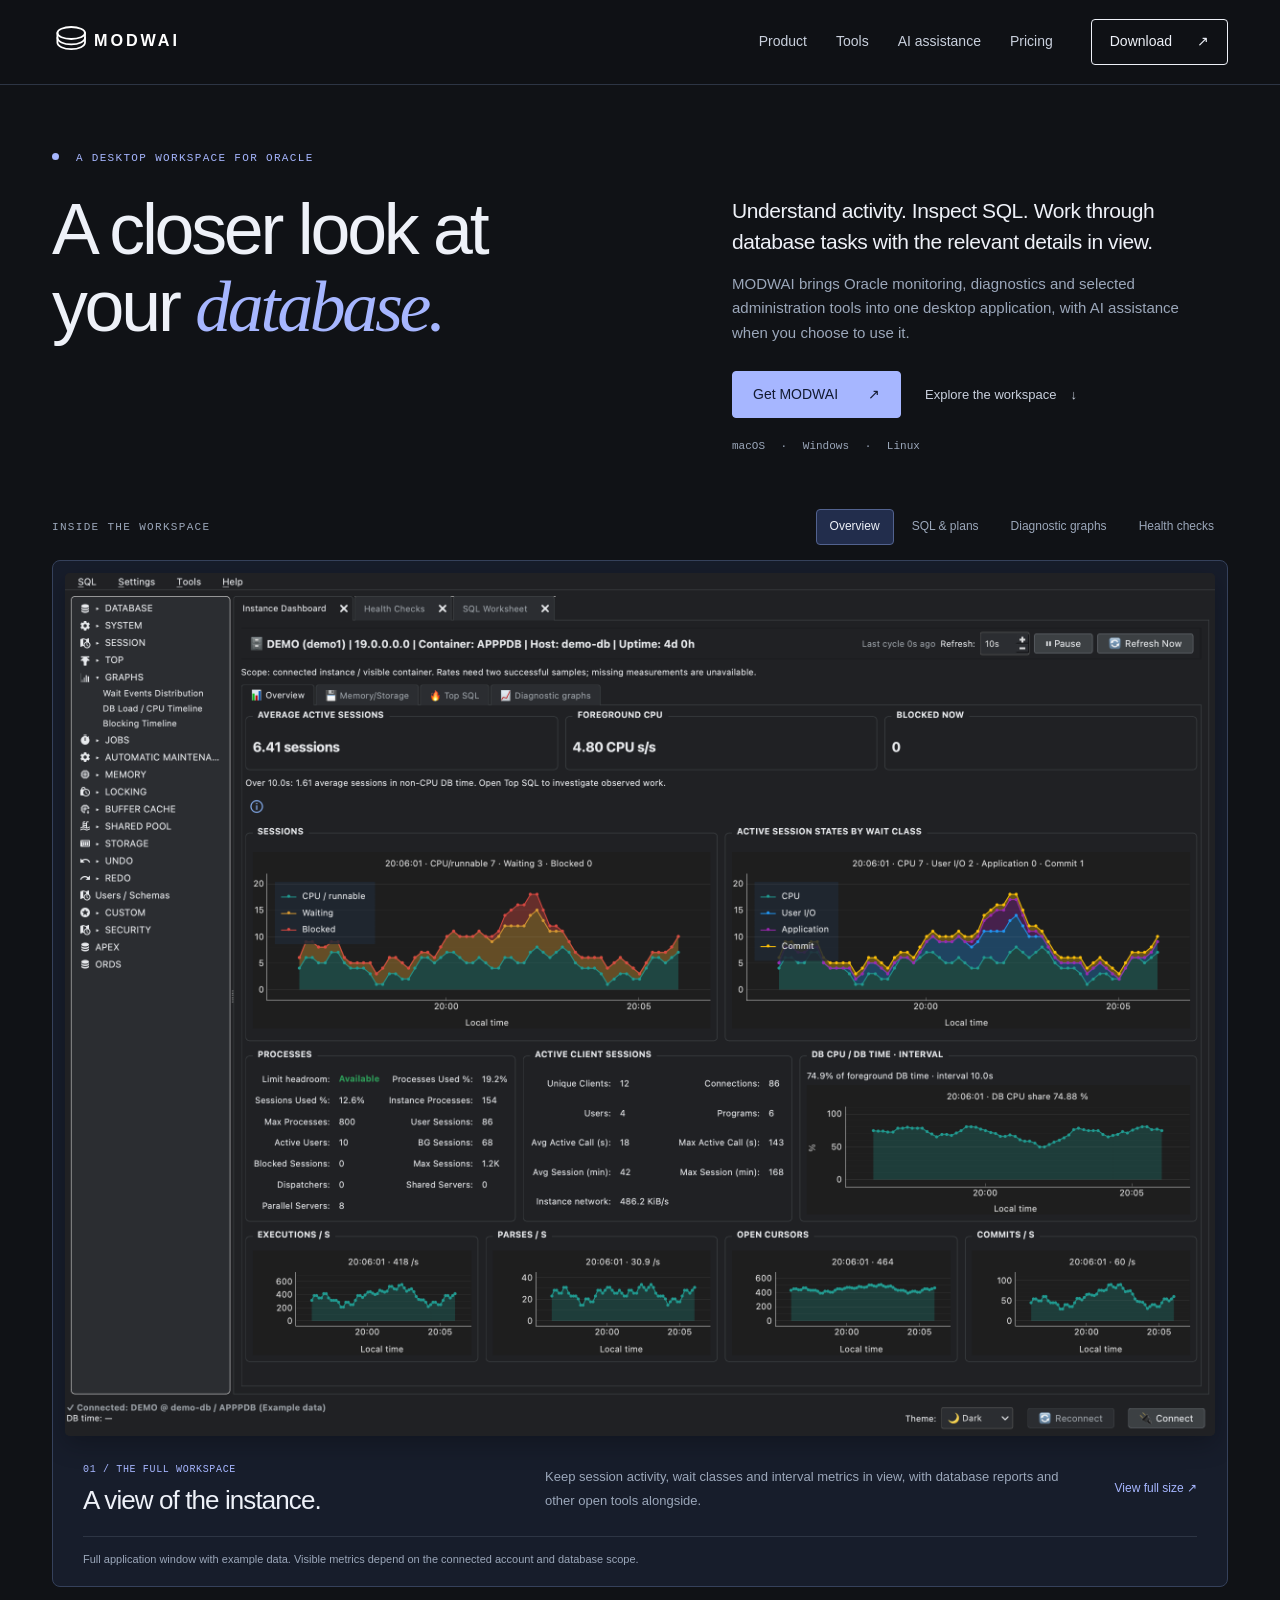
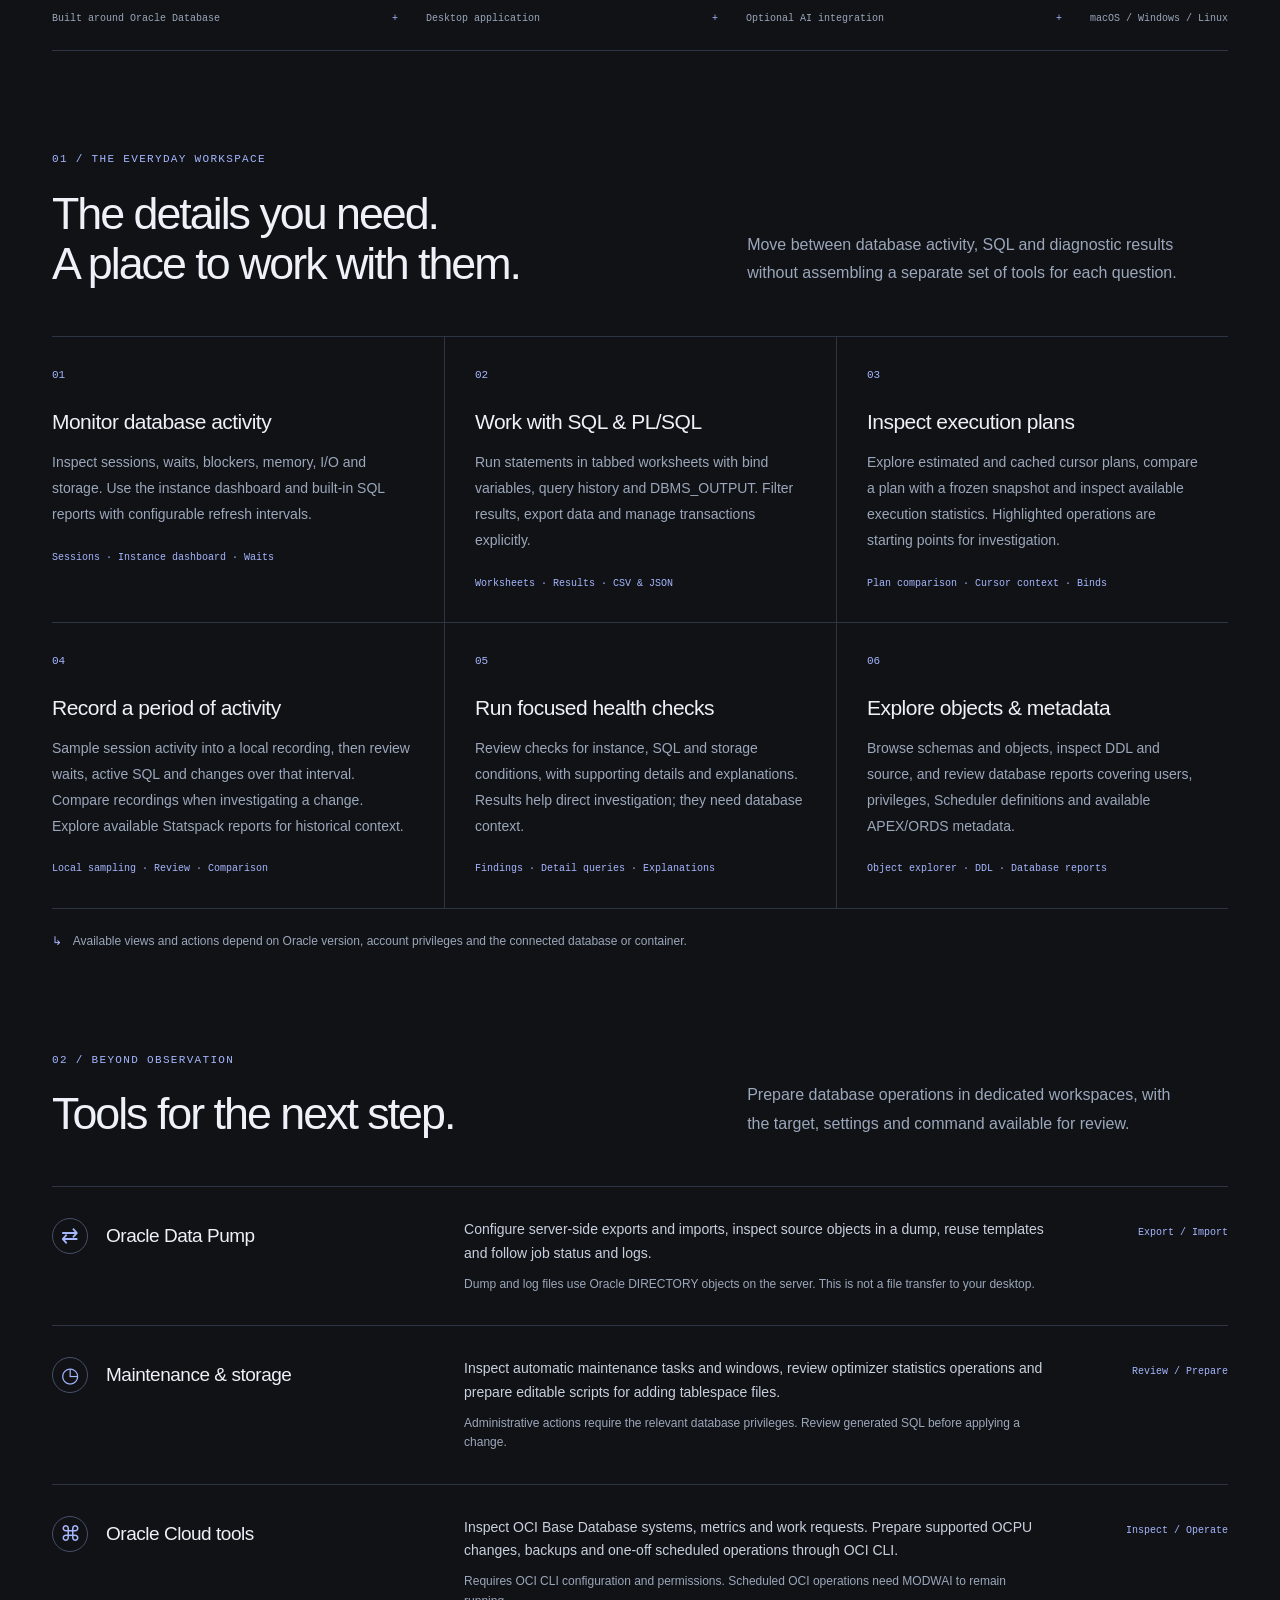
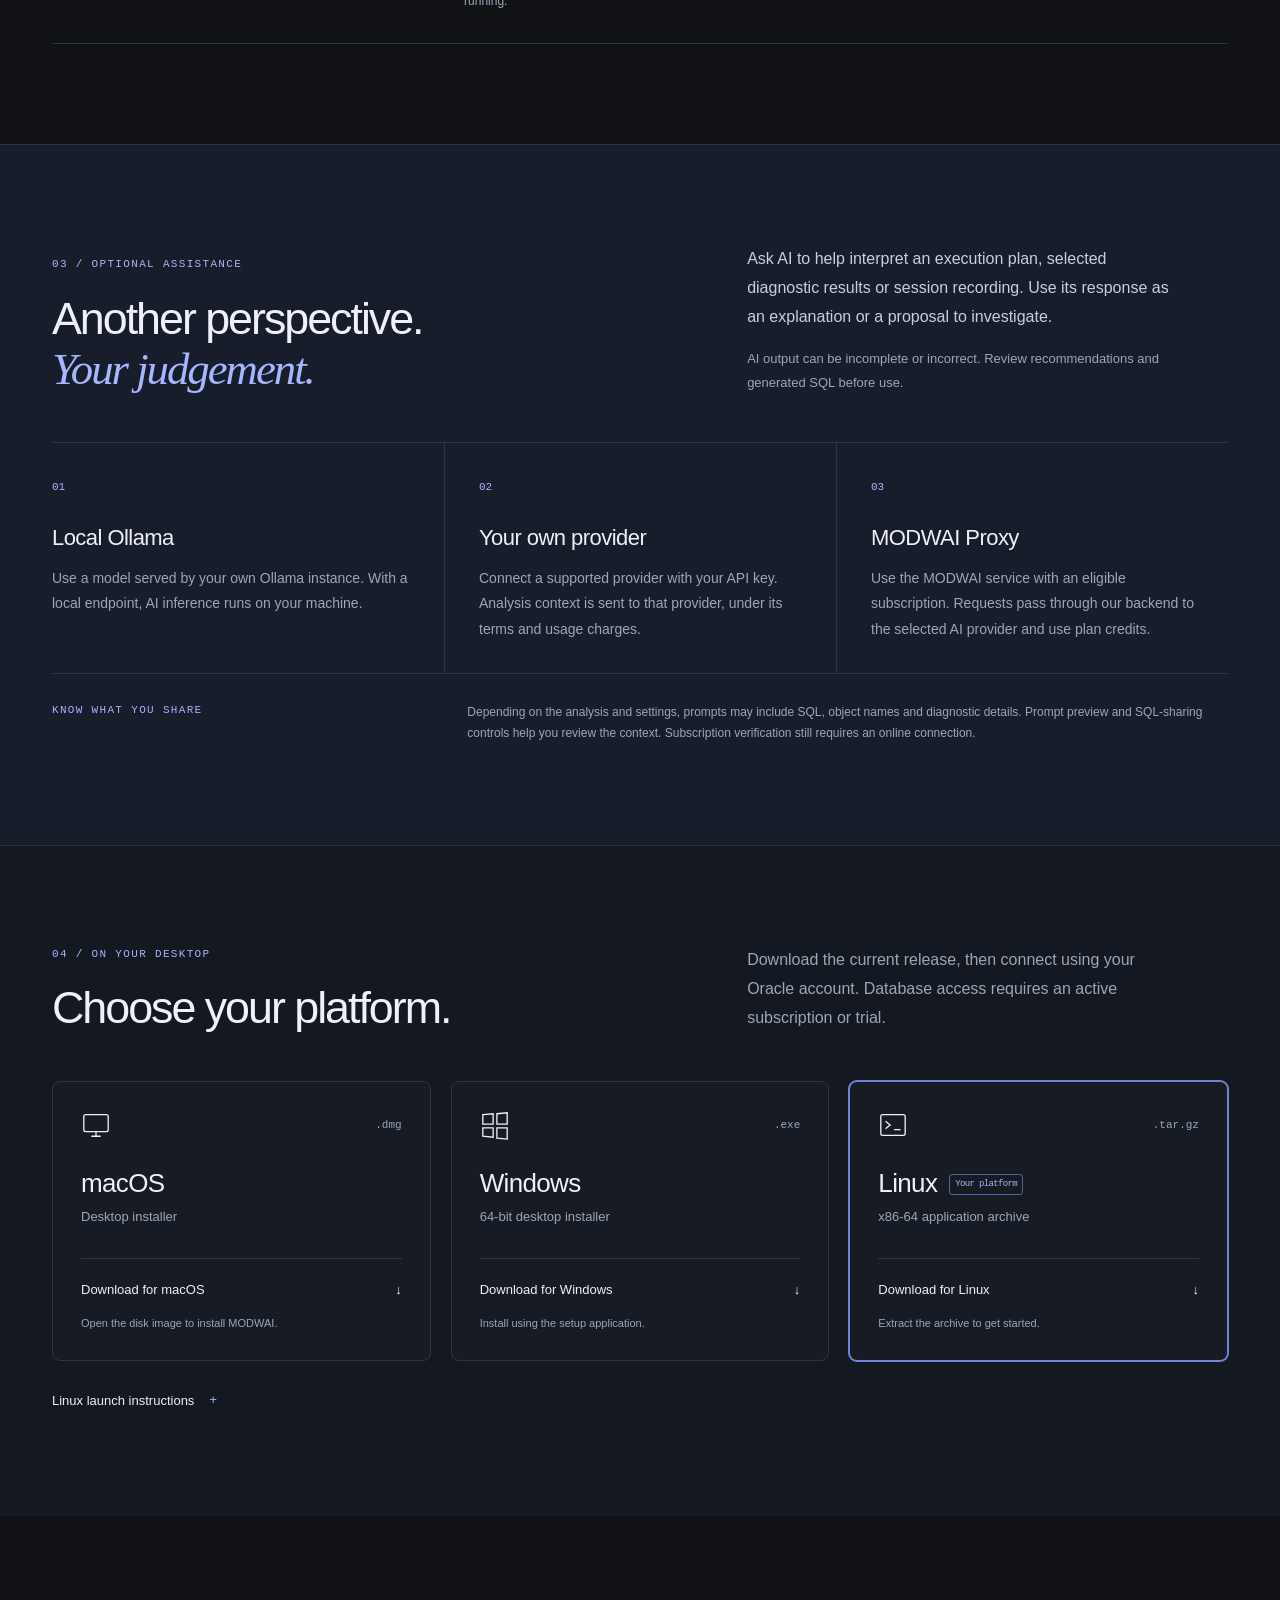
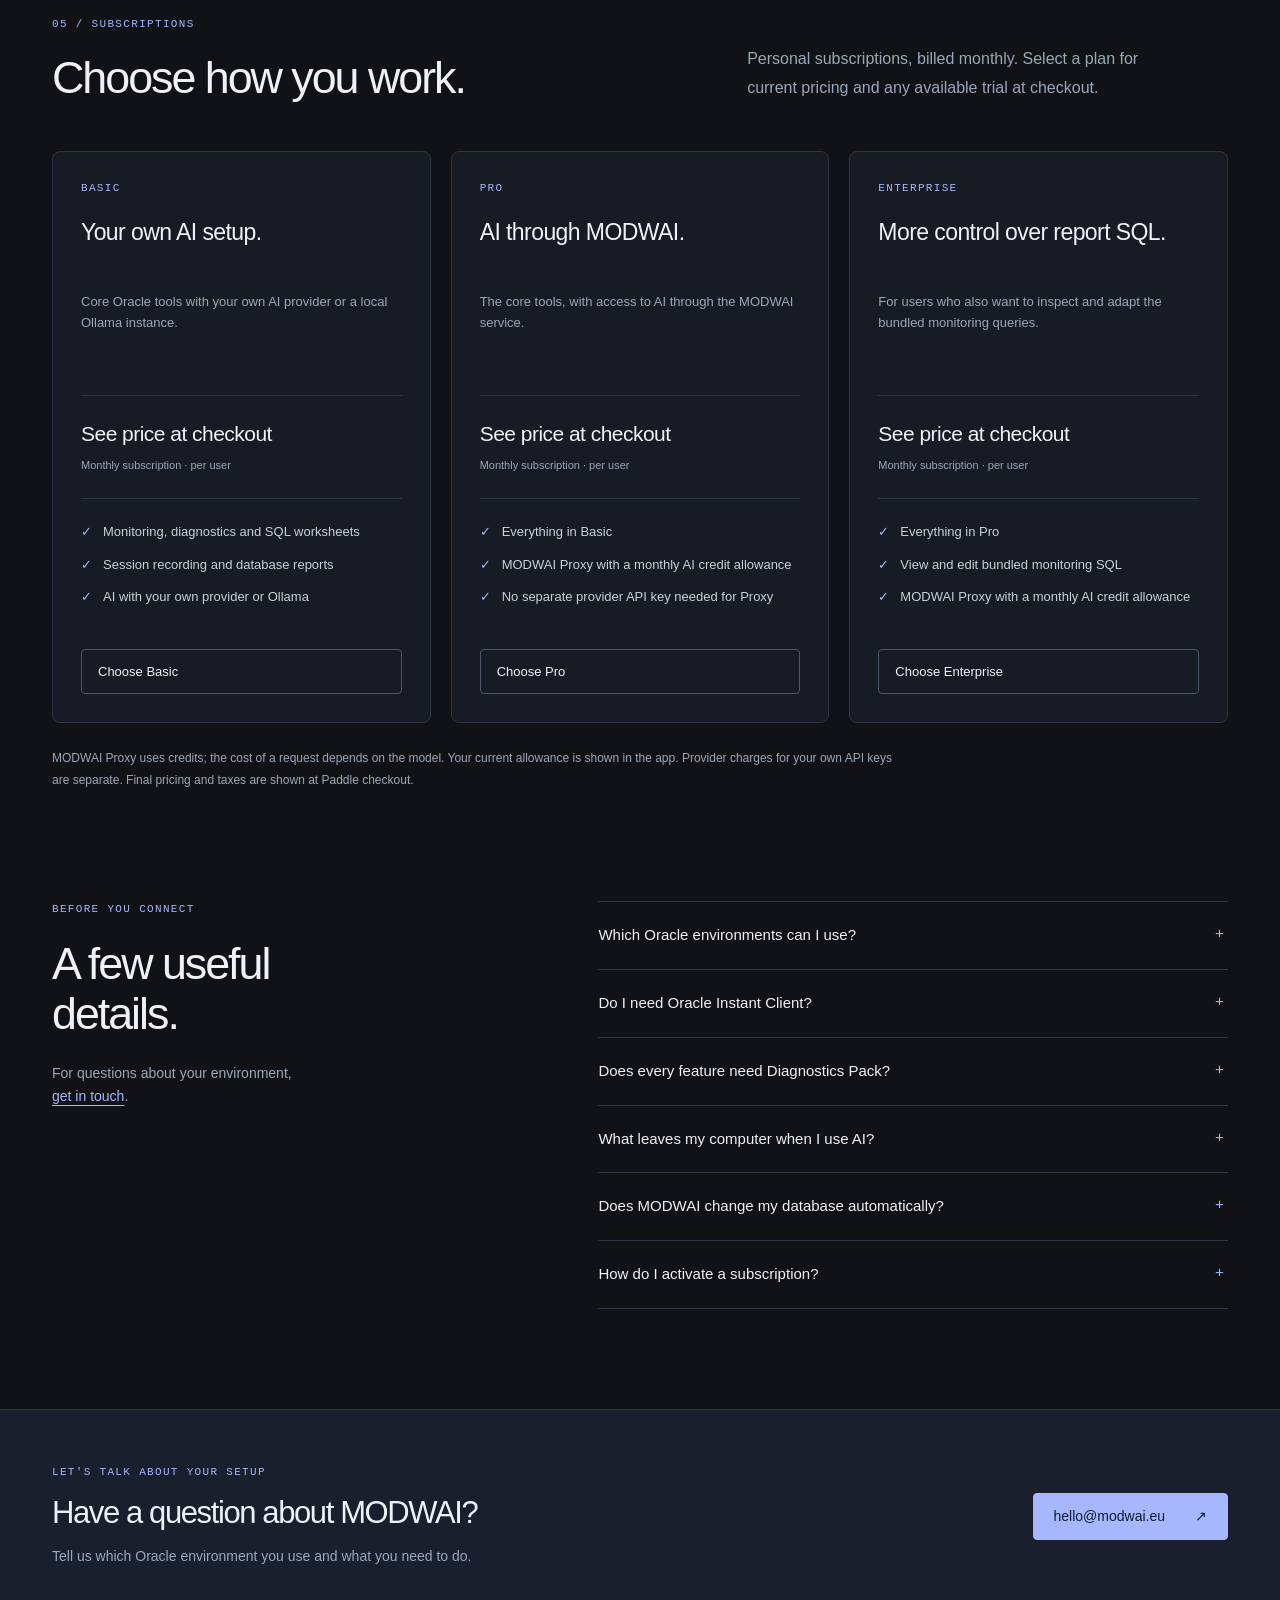
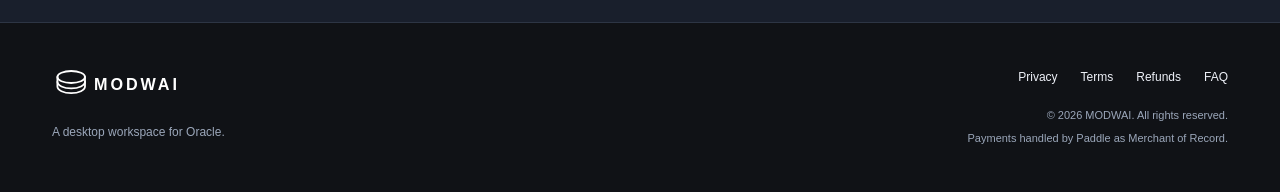
<file: index.html>
<!DOCTYPE html>
<html lang="en">
<head>
  <meta charset="utf-8">
  <meta name="viewport" content="width=device-width, initial-scale=1">
  <meta name="theme-color" content="#101216">
  <meta name="color-scheme" content="dark">
  <title>MODWAI — Oracle Database Monitoring &amp; SQL Tools</title>
  <meta name="description" content="Monitor Oracle databases, run SQL and inspect execution plans from your desktop. MODWAI supports macOS, Windows and Linux, with optional AI assistance.">
  <link rel="canonical" href="https://www.modwai.eu/">
  <meta property="og:site_name" content="MODWAI">
  <meta property="og:title" content="MODWAI — Oracle Database Monitoring &amp; SQL Tools">
  <meta property="og:description" content="Monitor Oracle databases, run SQL and inspect execution plans from your desktop. For macOS, Windows and Linux, with optional AI assistance.">
  <meta property="og:type" content="website">
  <meta property="og:url" content="https://www.modwai.eu/">
  <meta property="og:image" content="https://www.modwai.eu/assets/workspace-dashboard.png">
  <meta property="og:image:type" content="image/png">
  <meta property="og:image:width" content="2400">
  <meta property="og:image:height" content="1800">
  <meta property="og:image:alt" content="Full MODWAI application window with the instance dashboard, navigation and example activity data">
  <meta name="twitter:card" content="summary_large_image">
  <meta name="twitter:title" content="MODWAI — Oracle Database Monitoring &amp; SQL Tools">
  <meta name="twitter:description" content="Monitor Oracle databases, run SQL and inspect execution plans from your desktop. For macOS, Windows and Linux, with optional AI assistance.">
  <meta name="twitter:image" content="https://www.modwai.eu/assets/workspace-dashboard.png">
  <meta name="twitter:image:alt" content="Full MODWAI application window with the instance dashboard, navigation and example activity data">
  <script type="application/ld+json">
    {
      "@context": "https://schema.org",
      "@graph": [
        {
          "@type": "Organization",
          "@id": "https://www.modwai.eu/#organization",
          "name": "MODWAI",
          "url": "https://www.modwai.eu/"
        },
        {
          "@type": "WebSite",
          "@id": "https://www.modwai.eu/#website",
          "name": "MODWAI",
          "url": "https://www.modwai.eu/",
          "inLanguage": "en",
          "publisher": { "@id": "https://www.modwai.eu/#organization" }
        }
      ]
    }
  </script>
  <link rel="icon" href="assets/favicon.svg" type="image/svg+xml">
  <link rel="stylesheet" href="styles.css">
  <script>
    // Local previews do not send website analytics.
    if (location.hostname !== 'localhost' && location.hostname !== '127.0.0.1' && location.protocol !== 'file:') {
      const analytics = document.createElement('script');
      analytics.async = true;
      analytics.src = 'https://www.googletagmanager.com/gtag/js?id=G-N0R4T850BG';
      document.head.appendChild(analytics);
      window.dataLayer = window.dataLayer || [];
      function gtag(){dataLayer.push(arguments);}
      gtag('js', new Date());
      gtag('config', 'G-N0R4T850BG');
    }
  </script>
</head>
<body>
  <a class="skip-link" href="#main-content">Skip to content</a>
  <header class="site-header" id="top">
    <div class="container header-layout">
      <a class="logo" href="#top" aria-label="MODWAI home"><img src="assets/modwai-logo.svg" width="168" height="36" alt="MODWAI"></a>
      <nav class="site-nav" id="primary-navigation" data-nav aria-label="Main navigation">
        <a href="#features">Product</a><a href="#capabilities">Tools</a><a href="#ai">AI assistance</a><a href="#pricing">Pricing</a>
      </nav>
      <a class="nav-cta" href="#download">Download <span aria-hidden="true">↗</span></a>
      <button class="nav-toggle" type="button" data-nav-toggle aria-controls="primary-navigation" aria-expanded="false"><span class="nav-toggle-bar"></span><span class="nav-toggle-bar"></span><span class="sr-only">Toggle navigation</span></button>
    </div>
  </header>

  <main id="main-content">
    <section class="hero" aria-labelledby="hero-title">
      <div class="container">
        <p class="eyebrow"><span class="status-mark" aria-hidden="true"></span> A desktop workspace for Oracle</p>
        <div class="hero-grid">
          <h1 id="hero-title">A closer look at<br> your <em>database.</em></h1>
          <div class="hero-copy">
            <p class="hero-lede">Understand activity. Inspect SQL. Work through database tasks with the relevant details in view.</p>
            <p>MODWAI brings Oracle monitoring, diagnostics and selected administration tools into one desktop application, with AI assistance when you choose to use it.</p>
            <div class="hero-actions"><a class="cta-button" href="#download">Get MODWAI <span aria-hidden="true">↗</span></a><a class="text-link" href="#features">Explore the workspace <span aria-hidden="true">↓</span></a></div>
            <p class="platform-note">macOS <span>·</span> Windows <span>·</span> Linux</p>
          </div>
        </div>

        <div class="workspace-gallery" id="console" data-gallery>
          <div class="gallery-heading"><span class="eyebrow">Inside the workspace</span><div class="gallery-controls" role="group" aria-label="Choose an application view"><button type="button" data-gallery-tab="dashboard" aria-pressed="true">Overview</button><button type="button" data-gallery-tab="sql" aria-pressed="false">SQL &amp; plans</button><button type="button" data-gallery-tab="diagnostics" aria-pressed="false">Diagnostic graphs</button><button type="button" data-gallery-tab="health" aria-pressed="false">Health checks</button></div></div>
          <figure class="workspace-panel" data-gallery-panel="dashboard">
            <a class="workspace-image" href="assets/workspace-dashboard.png" target="_blank" rel="noopener" aria-label="Open the full application dashboard screenshot"><img src="assets/workspace-dashboard.png" width="2400" height="1800" alt="Full MODWAI window in dark mode: report navigation, open workspace tabs and an instance dashboard with sessions, waits, process capacity and activity charts" fetchpriority="high"></a>
            <figcaption><div class="workspace-description"><div><span class="workspace-number">01 / THE FULL WORKSPACE</span><h2>A view of the instance.</h2></div><p>Keep session activity, wait classes and interval metrics in view, with database reports and other open tools alongside.</p><a href="assets/workspace-dashboard.png" target="_blank" rel="noopener" class="screenshot-link">View full size <span aria-hidden="true">↗</span></a></div><p class="workspace-note">Full application window with example data. Visible metrics depend on the connected account and database scope.</p></figcaption>
          </figure>
          <figure class="workspace-panel" data-gallery-panel="sql">
            <a class="workspace-image" href="assets/workspace-sql.png" target="_blank" rel="noopener" aria-label="Open the full SQL worksheet screenshot"><img src="assets/workspace-sql.png" width="2400" height="1800" alt="Full MODWAI window showing an editable SQL query above its estimated execution plan, including a join, table access and index scan" loading="lazy"></a>
            <figcaption><div class="workspace-description"><div><span class="workspace-number">02 / SQL &amp; EXECUTION PLANS</span><h2>The query and its plan.</h2></div><p>Read the SQL alongside its operation tree. Review optimizer estimates, inspect individual steps and compare a plan with a frozen snapshot.</p><a href="assets/workspace-sql.png" target="_blank" rel="noopener" class="screenshot-link">View full size <span aria-hidden="true">↗</span></a></div><p class="workspace-note">Full application window with example data. This view shows an optimizer estimate, not measured execution statistics.</p></figcaption>
          </figure>
          <figure class="workspace-panel" data-gallery-panel="diagnostics">
            <a class="workspace-image" href="assets/workspace-diagnostics.png" target="_blank" rel="noopener" aria-label="Open the full diagnostic graphs screenshot"><img src="assets/workspace-diagnostics.png" width="2400" height="1800" alt="Full MODWAI window with a diagnostic timeline comparing database load, foreground CPU and non-CPU database time over sampled intervals" loading="lazy"></a>
            <figcaption><div class="workspace-description"><div><span class="workspace-number">03 / DIAGNOSTIC GRAPHS</span><h2>See activity over time.</h2></div><p>Follow sampled database load, CPU and non-CPU time. Zoom into an interval or switch to the blocking timeline for captured waiter details.</p><a href="assets/workspace-diagnostics.png" target="_blank" rel="noopener" class="screenshot-link">View full size <span aria-hidden="true">↗</span></a></div><p class="workspace-note">Full application window with example data. Database load is derived from interval counters; it is not host CPU utilization.</p></figcaption>
          </figure>
          <figure class="workspace-panel" data-gallery-panel="health">
            <a class="workspace-image" href="assets/workspace-health.png" target="_blank" rel="noopener" aria-label="Open the full health checks screenshot"><img src="assets/workspace-health.png" width="2400" height="1800" alt="Full MODWAI window listing database health checks with statuses, diagnostic messages, detail buttons and optional AI actions" loading="lazy"></a>
            <figcaption><div class="workspace-description"><div><span class="workspace-number">04 / HEALTH CHECKS</span><h2>Findings with context.</h2></div><p>Review checks across instance, object, security and storage conditions, then open the supporting details or an explanation of the check.</p><a href="assets/workspace-health.png" target="_blank" rel="noopener" class="screenshot-link">View full size <span aria-hidden="true">↗</span></a></div><p class="workspace-note">Full application window with example data. Results need database context; some checks require separate Oracle pack licenses.</p></figcaption>
          </figure>
        </div>
        <div class="product-strip"><span>Built around Oracle Database</span><span>Desktop application</span><span>Optional AI integration</span><span>macOS / Windows / Linux</span></div>
      </div>
    </section>

    <section class="section" id="features" aria-labelledby="features-title">
      <div class="container">
        <div class="section-heading"><div><p class="eyebrow">01 / The everyday workspace</p><h2 id="features-title">The details you need.<br> A place to work with them.</h2></div><p class="section-intro">Move between database activity, SQL and diagnostic results without assembling a separate set of tools for each question.</p></div>
        <div class="feature-grid">
          <article class="feature-card"><span class="feature-index">01</span><h3>Monitor database activity</h3><p>Inspect sessions, waits, blockers, memory, I/O and storage. Use the instance dashboard and built-in SQL reports with configurable refresh intervals.</p><span class="feature-detail">Sessions · Instance dashboard · Waits</span></article>
          <article class="feature-card"><span class="feature-index">02</span><h3>Work with SQL &amp; PL/SQL</h3><p>Run statements in tabbed worksheets with bind variables, query history and DBMS_OUTPUT. Filter results, export data and manage transactions explicitly.</p><span class="feature-detail">Worksheets · Results · CSV &amp; JSON</span></article>
          <article class="feature-card"><span class="feature-index">03</span><h3>Inspect execution plans</h3><p>Explore estimated and cached cursor plans, compare a plan with a frozen snapshot and inspect available execution statistics. Highlighted operations are starting points for investigation.</p><span class="feature-detail">Plan comparison · Cursor context · Binds</span></article>
          <article class="feature-card"><span class="feature-index">04</span><h3>Record a period of activity</h3><p>Sample session activity into a local recording, then review waits, active SQL and changes over that interval. Compare recordings when investigating a change. Explore available Statspack reports for historical context.</p><span class="feature-detail">Local sampling · Review · Comparison</span></article>
          <article class="feature-card"><span class="feature-index">05</span><h3>Run focused health checks</h3><p>Review checks for instance, SQL and storage conditions, with supporting details and explanations. Results help direct investigation; they need database context.</p><span class="feature-detail">Findings · Detail queries · Explanations</span></article>
          <article class="feature-card"><span class="feature-index">06</span><h3>Explore objects &amp; metadata</h3><p>Browse schemas and objects, inspect DDL and source, and review database reports covering users, privileges, Scheduler definitions and available APEX/ORDS metadata.</p><span class="feature-detail">Object explorer · DDL · Database reports</span></article>
        </div>
        <p class="section-note"><span aria-hidden="true">↳</span> Available views and actions depend on Oracle version, account privileges and the connected database or container.</p>
      </div>
    </section>

    <section class="section tools-section" id="capabilities" aria-labelledby="tools-title">
      <div class="container">
        <div class="section-heading"><div><p class="eyebrow">02 / Beyond observation</p><h2 id="tools-title">Tools for the next step.</h2></div><p class="section-intro">Prepare database operations in dedicated workspaces, with the target, settings and command available for review.</p></div>
        <div class="tool-list">
          <article class="tool-row"><div class="tool-name"><span class="tool-symbol" aria-hidden="true">⇄</span><h3>Oracle Data Pump</h3></div><div><p>Configure server-side exports and imports, inspect source objects in a dump, reuse templates and follow job status and logs.</p><p class="tool-boundary">Dump and log files use Oracle DIRECTORY objects on the server. This is not a file transfer to your desktop.</p></div><span class="tool-label">Export / Import</span></article>
          <article class="tool-row"><div class="tool-name"><span class="tool-symbol" aria-hidden="true">◷</span><h3>Maintenance &amp; storage</h3></div><div><p>Inspect automatic maintenance tasks and windows, review optimizer statistics operations and prepare editable scripts for adding tablespace files.</p><p class="tool-boundary">Administrative actions require the relevant database privileges. Review generated SQL before applying a change.</p></div><span class="tool-label">Review / Prepare</span></article>
          <article class="tool-row"><div class="tool-name"><span class="tool-symbol" aria-hidden="true">⌘</span><h3>Oracle Cloud tools</h3></div><div><p>Inspect OCI Base Database systems, metrics and work requests. Prepare supported OCPU changes, backups and one-off scheduled operations through OCI CLI.</p><p class="tool-boundary">Requires OCI CLI configuration and permissions. Scheduled OCI operations need MODWAI to remain running.</p></div><span class="tool-label">Inspect / Operate</span></article>
        </div>
      </div>
    </section>

    <section class="section ai-section" id="ai" aria-labelledby="ai-title">
      <div class="container">
        <div class="section-heading"><div><p class="eyebrow">03 / Optional assistance</p><h2 id="ai-title">Another perspective.<br> <em>Your judgement.</em></h2></div><div class="section-intro"><p>Ask AI to help interpret an execution plan, selected diagnostic results or session recording. Use its response as an explanation or a proposal to investigate.</p><p class="ai-restraint">AI output can be incomplete or incorrect. Review recommendations and generated SQL before use.</p></div></div>
        <div class="ai-options">
          <article><span class="option-number">01</span><h3>Local Ollama</h3><p>Use a model served by your own Ollama instance. With a local endpoint, AI inference runs on your machine.</p></article>
          <article><span class="option-number">02</span><h3>Your own provider</h3><p>Connect a supported provider with your API key. Analysis context is sent to that provider, under its terms and usage charges.</p></article>
          <article><span class="option-number">03</span><h3>MODWAI Proxy</h3><p>Use the MODWAI service with an eligible subscription. Requests pass through our backend to the selected AI provider and use plan credits.</p></article>
        </div>
        <div class="ai-data-note"><span class="eyebrow">Know what you share</span><p>Depending on the analysis and settings, prompts may include SQL, object names and diagnostic details. Prompt preview and SQL-sharing controls help you review the context. Subscription verification still requires an online connection.</p></div>
      </div>
    </section>

    <section class="section download-section" id="download" aria-labelledby="download-title">
      <div class="container">
        <div class="section-heading"><div><p class="eyebrow">04 / On your desktop</p><h2 id="download-title">Choose your platform.</h2></div><p class="section-intro">Download the current release, then connect using your Oracle account. Database access requires an active subscription or trial.</p></div>
        <div class="download-grid">
          <article class="download-card" data-os="mac"><div class="download-top"><svg viewBox="0 0 32 32" aria-hidden="true"><rect x="3" y="5" width="26" height="18" rx="2"/><path d="M11 28h10M16 23v5"/></svg><span class="platform-format">.dmg</span></div><h3>macOS</h3><p>Desktop installer</p><a class="download-button" href="https://github.com/xname3/modwai_downloads/releases/latest/download/MODWAI-Installer.dmg">Download for macOS <span aria-hidden="true">↓</span></a><span class="download-note">Open the disk image to install MODWAI.</span></article>
          <article class="download-card" data-os="windows"><div class="download-top"><svg viewBox="0 0 32 32" aria-hidden="true"><path d="M3 5l11-1v11H3zM18 4l11-1v12H18zM3 19h11v10L3 28zM18 19h11v12l-11-1z"/></svg><span class="platform-format">.exe</span></div><h3>Windows</h3><p>64-bit desktop installer</p><a class="download-button" href="https://github.com/xname3/modwai_downloads/releases/latest/download/MODWAI-Setup.exe">Download for Windows <span aria-hidden="true">↓</span></a><span class="download-note">Install using the setup application.</span></article>
          <article class="download-card" data-os="linux"><div class="download-top"><svg viewBox="0 0 32 32" aria-hidden="true"><rect x="3" y="5" width="26" height="22" rx="2"/><path d="M8 12l5 4-5 4M17 21h7"/></svg><span class="platform-format">.tar.gz</span></div><h3>Linux</h3><p>x86-64 application archive</p><a class="download-button" href="https://github.com/xname3/modwai_downloads/releases/latest/download/MODWAI-Linux.tar.gz">Download for Linux <span aria-hidden="true">↓</span></a><span class="download-note">Extract the archive to get started.</span></article>
        </div>
        <div class="download-help"><details><summary>Linux launch instructions</summary><p>Extract the archive, keeping its directory structure, then launch the executable:</p><pre><code>tar -xzf MODWAI-Linux.tar.gz
./MODWAI/MODWAI</code></pre><p>A graphical desktop and compatible system libraries are required. If the application does not start, run it from a terminal and include the error when contacting support.</p></details></div>
      </div>
    </section>

    <section class="section pricing-section" id="pricing" aria-labelledby="pricing-title">
      <div class="container">
        <div class="section-heading"><div><p class="eyebrow">05 / Subscriptions</p><h2 id="pricing-title">Choose how you work.</h2></div><p class="section-intro">Personal subscriptions, billed monthly. Select a plan for current pricing and any available trial at checkout.</p></div>
        <div class="pricing-grid"><article class="plan-card" data-plan-card
            data-monthly-id="pri_01kabyyn82g7hw52mj37v68f2p"
            data-annual-id="pri_01kabyyn82g7hw52mj37v68f2p"
            data-monthly-sandbox-id="pri_01k8dxd4qvr1wnrd1c34dhbh5y"
            data-annual-sandbox-id="pri_01k8e7g8bgwzn80gjaakfgabfe"
            data-monthly-label="See price at checkout"
            data-annual-label="See price at checkout"
            data-monthly-cta="Choose Basic"
            data-annual-cta="Choose Basic">
              <span class="plan-tier">BASIC</span>
              <h3>Your own AI setup.</h3><p class="plan-description">Core Oracle tools with your own AI provider or a local Ollama instance.</p>
              <div class="plan-price"><span class="plan-amount" data-price-label>See price at checkout</span><span class="plan-billing-copy" data-billing-copy data-monthly-copy="Monthly subscription · per user" data-annual-copy="Per user">Monthly subscription · per user</span></div>
              <ul class="check-list"><li>Monitoring, diagnostics and SQL worksheets</li><li>Session recording and database reports</li><li>AI with your own provider or Ollama</li></ul>
              <a class="checkout-btn" href="https://buy.paddle.com/checkout/prices/pri_01kabyyn82g7hw52mj37v68f2p?guest=1" target="_blank" rel="noopener noreferrer" data-price-id="" data-plan="MODWAI BASIC">Choose Basic<span aria-hidden="true">↗</span></a>
            </article>
<article class="plan-card" data-plan-card
            data-monthly-id="pri_01kabz0rgter4ybbxat5yypgqp"
            data-annual-id="pri_01kabz0rgter4ybbxat5yypgqp"
            data-monthly-sandbox-id="pri_01k8dxeca4wc8dwndkvaxk1xtq"
            data-annual-sandbox-id="pri_01k8e7hqxbc8expmheydy3p8tv"
            data-monthly-label="See price at checkout"
            data-annual-label="See price at checkout"
            data-monthly-cta="Choose Pro"
            data-annual-cta="Choose Pro">
              <span class="plan-tier">PRO</span>
              <h3>AI through MODWAI.</h3><p class="plan-description">The core tools, with access to AI through the MODWAI service.</p>
              <div class="plan-price"><span class="plan-amount" data-price-label>See price at checkout</span><span class="plan-billing-copy" data-billing-copy data-monthly-copy="Monthly subscription · per user" data-annual-copy="Per user">Monthly subscription · per user</span></div>
              <ul class="check-list"><li>Everything in Basic</li><li>MODWAI Proxy with a monthly AI credit allowance</li><li>No separate provider API key needed for Proxy</li></ul>
              <a class="checkout-btn" href="https://buy.paddle.com/checkout/prices/pri_01kabz0rgter4ybbxat5yypgqp?guest=1" target="_blank" rel="noopener noreferrer" data-price-id="" data-plan="MODWAI PRO">Choose Pro<span aria-hidden="true">↗</span></a>
            </article>
<article class="plan-card" data-plan-card
            data-monthly-id="pri_01kabz2axhm6vacm5h8mxzpmy0"
            data-annual-id="pri_01kabz2axhm6vacm5h8mxzpmy0"
            data-monthly-sandbox-id="pri_01k8dxk5e3nsnq9zeatcxtjy4n"
            data-annual-sandbox-id="pri_01k8e7kh6g9acdtr82pczkm414"
            data-monthly-label="See price at checkout"
            data-annual-label="See price at checkout"
            data-monthly-cta="Choose Enterprise"
            data-annual-cta="Choose Enterprise">
              <span class="plan-tier">ENTERPRISE</span>
              <h3>More control over report SQL.</h3><p class="plan-description">For users who also want to inspect and adapt the bundled monitoring queries.</p>
              <div class="plan-price"><span class="plan-amount" data-price-label>See price at checkout</span><span class="plan-billing-copy" data-billing-copy data-monthly-copy="Monthly subscription · per user" data-annual-copy="Per user">Monthly subscription · per user</span></div>
              <ul class="check-list"><li>Everything in Pro</li><li>View and edit bundled monitoring SQL</li><li>MODWAI Proxy with a monthly AI credit allowance</li></ul>
              <a class="checkout-btn" href="https://buy.paddle.com/checkout/prices/pri_01kabz2axhm6vacm5h8mxzpmy0?guest=1" target="_blank" rel="noopener noreferrer" data-price-id="" data-plan="MODWAI ENTERPRISE">Choose Enterprise<span aria-hidden="true">↗</span></a>
            </article></div>
        <p class="pricing-footnote">MODWAI Proxy uses credits; the cost of a request depends on the model. Your current allowance is shown in the app. Provider charges for your own API keys are separate. Final pricing and taxes are shown at Paddle checkout.</p>
      </div>
    </section>

    <section class="section faq-section" id="faq" aria-labelledby="faq-title">
      <div class="container faq-layout"><div><p class="eyebrow">Before you connect</p><h2 id="faq-title">A few useful details.</h2><p class="faq-intro">For questions about your environment,<br> <a href="mailto:hello@modwai.eu">get in touch</a>.</p></div><div class="faq-list">
        <details><summary>Which Oracle environments can I use?</summary><p>MODWAI targets Oracle Database 19c and later and includes views for RAC and pluggable databases. Available reports and operations depend on the Oracle version, edition, container and account privileges.</p></details>
        <details><summary>Do I need Oracle Instant Client?</summary><p>Basic connections use the driver's Thin mode without a separate Oracle Client installation. Thick mode is also available for connections that need Oracle Client features and requires a compatible client installation.</p></details>
        <details><summary>Does every feature need Diagnostics Pack?</summary><p>No. MODWAI has its own session sampling and recording workflow. Statspack analysis is also available where Statspack is configured. Oracle ASH and AWR features are separate and require the appropriate Oracle Diagnostics Pack entitlement. Other Oracle operations may also have edition or licensing requirements.</p></details>
        <details><summary>What leaves my computer when I use AI?</summary><p>Cloud AI receives the prompt and the diagnostic context included for that analysis, which may contain SQL, object names or diagnostic detail rows. MODWAI Proxy routes this through our backend; own-key connections send it to your provider. A locally hosted Ollama endpoint keeps inference local. Review your settings and prompts before sharing sensitive context.</p></details>
        <details><summary>Does MODWAI change my database automatically?</summary><p>Monitoring reports read database information. SQL worksheets and administration tools can make changes when you run them with the necessary permissions. Data Pump, maintenance and OCI workflows provide command review steps; OCI also has optional immediate execution settings. AI responses are suggestions for you to review.</p></details>
        <details><summary>How do I activate a subscription?</summary><p>After checkout, open Settings → Subscription in MODWAI. Enter the checkout email address, request a registration key and verify the emailed key in the app. Each subscription is for one user.</p></details>
      </div></div>
    </section>

    <section class="contact-section" id="contact"><div class="container contact-layout"><div><p class="eyebrow">Let's talk about your setup</p><h2>Have a question about MODWAI?</h2><p>Tell us which Oracle environment you use and what you need to do.</p></div><a class="cta-button" href="mailto:hello@modwai.eu">hello@modwai.eu <span aria-hidden="true">↗</span></a></div></section>
  </main>

  <footer class="site-footer"><div class="container footer-layout"><div><a class="logo" href="#top" aria-label="MODWAI home"><img src="assets/modwai-logo.svg" width="168" height="36" alt="MODWAI"></a><p>A desktop workspace for Oracle.</p></div><div class="footer-meta"><div class="footer-legal-links"><a href="privacy-policy.html">Privacy</a><a href="terms-of-service.html">Terms</a><a href="refund-policy.html">Refunds</a><a href="#faq">FAQ</a></div><span>© <span id="current-year">2026</span> MODWAI. All rights reserved.</span><span>Payments handled by Paddle as Merchant of Record.</span></div></div></footer>
  <script>
    window.PADDLE_VENDOR_ID = '40170';
    window.PADDLE_ENV = 'production';
    window.PADDLE_CLIENT_TOKEN = 'live_50e548de61601af4af588c5f340';
  </script>
  <script src="https://cdn.paddle.com/paddle/v2/paddle.js" async></script>
  <script src="app.js" defer></script>
</body>
</html>
</file>
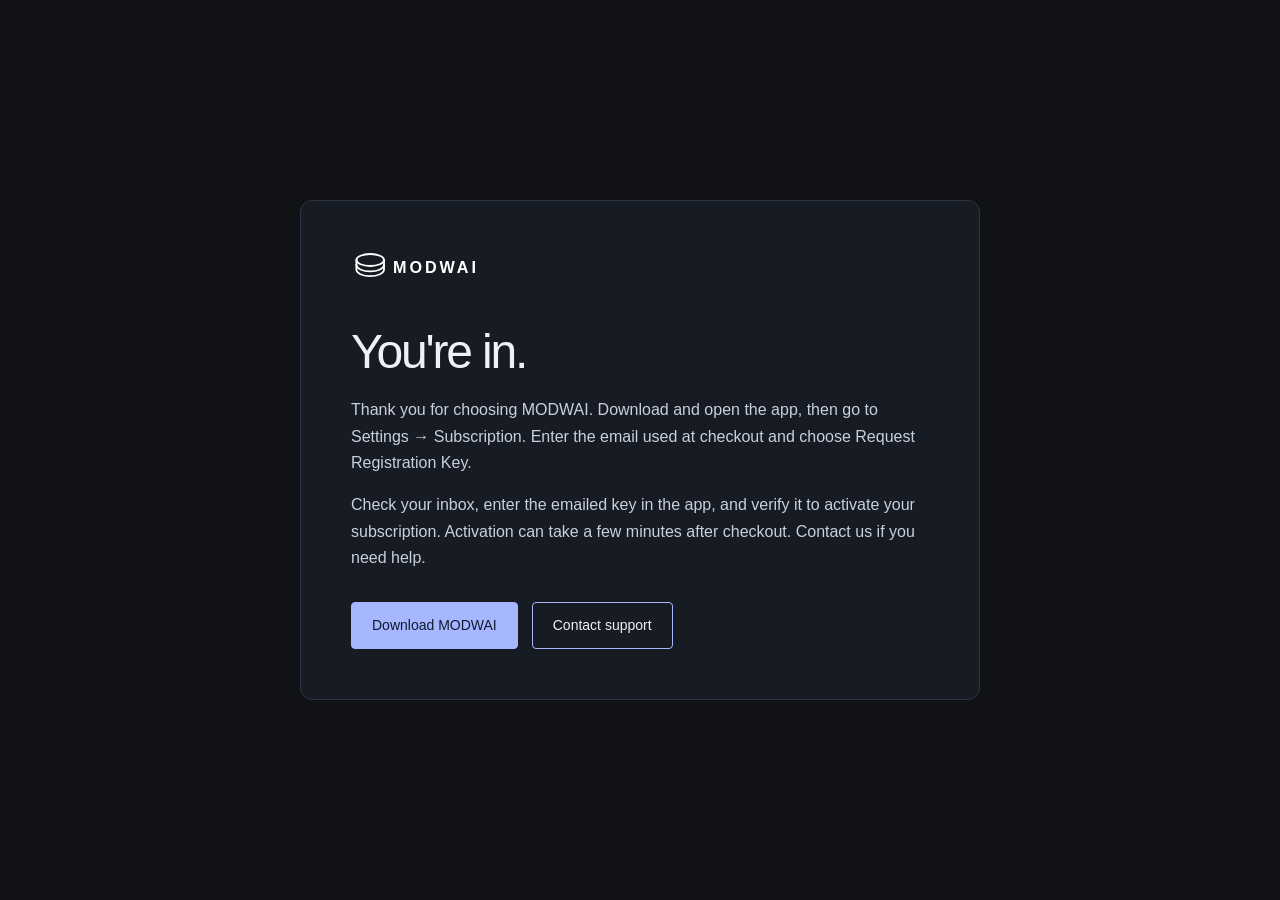
<file: checkout-success.html>
<!DOCTYPE html>
<html lang="en">
<head>
  <!-- Google tag (gtag.js) -->
  <script async src="https://www.googletagmanager.com/gtag/js?id=G-N0R4T850BG"></script>
  <script>
    window.dataLayer = window.dataLayer || [];
    function gtag(){dataLayer.push(arguments);}
    gtag('js', new Date());

    gtag('config', 'G-N0R4T850BG');
  </script>
  
  <meta charset="utf-8">
  <meta name="viewport" content="width=device-width, initial-scale=1">
  <title>Thank You | MODWAI</title>
  <meta name="description" content="Your MODWAI subscription is active. Check your inbox for onboarding instructions and next steps.">
  <meta name="robots" content="noindex, follow">
  <meta name="theme-color" content="#101216">
  <meta name="color-scheme" content="dark">
  <link rel="stylesheet" href="styles.css">
</head>
<body class="success-body">
  <div class="success-card">
    <span class="logo">
      <img src="assets/modwai-logo.svg" alt="MODWAI logo">
    </span>
    <h1>You're in.</h1>
    <p>
      Thank you for choosing MODWAI. Download and open the app, then go to Settings → Subscription. Enter the email used at checkout and choose Request Registration Key.
    </p>
    <p>
      Check your inbox, enter the emailed key in the app, and verify it to activate your subscription. Activation can take a few minutes after checkout. Contact us if you need help.
    </p>
    <div class="success-actions">
      <a class="cta-button" href="index.html#download">Download MODWAI</a>
      <a class="ghost-button" href="mailto:hello@modwai.eu?subject=MODWAI%20onboarding%20support">Contact support</a>
    </div>
  </div>
  <script src="app.js" defer></script>
</body>
</html>
</file>
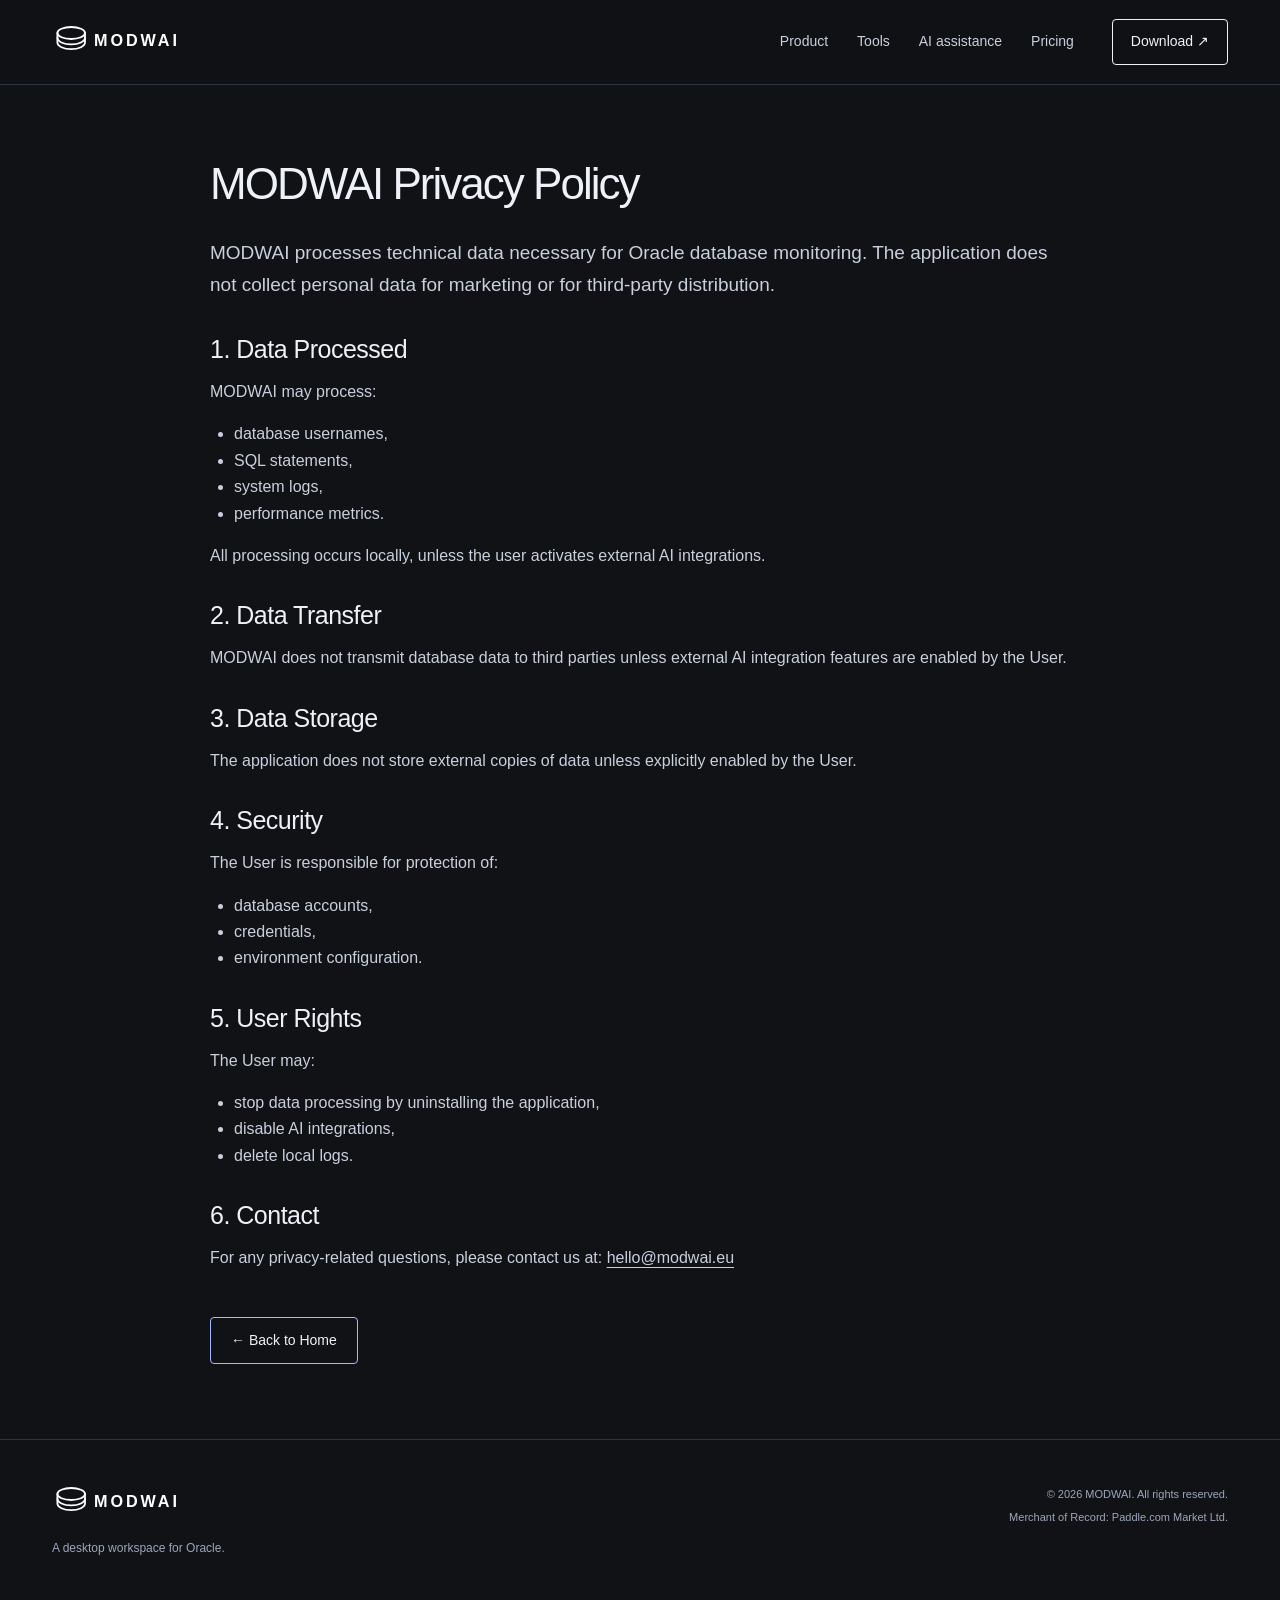
<file: privacy-policy.html>
<!DOCTYPE html>
<html lang="en">
<head>
  <!-- Google tag (gtag.js) -->
  <script async src="https://www.googletagmanager.com/gtag/js?id=G-N0R4T850BG"></script>
  <script>
    window.dataLayer = window.dataLayer || [];
    function gtag(){dataLayer.push(arguments);}
    gtag('js', new Date());

    gtag('config', 'G-N0R4T850BG');
  </script>
  
  <meta charset="utf-8">
  <meta name="viewport" content="width=device-width, initial-scale=1">
  <title>Privacy Policy | MODWAI</title>
  <meta name="description" content="Read the MODWAI privacy policy covering technical database data, optional external AI integrations, data storage and user responsibilities.">
  <meta name="theme-color" content="#101216">
  <meta name="color-scheme" content="dark">
  <link rel="canonical" href="https://www.modwai.eu/privacy-policy.html">
  <link rel="stylesheet" href="styles.css">
  <link rel="icon" href="assets/favicon.svg" type="image/svg+xml">
</head>
<body>
  <header class="site-header">
    <div class="container header-layout">
      <a class="logo" href="index.html">
        <img src="assets/modwai-logo.svg" alt="MODWAI logo">
      </a>
      <nav class="site-nav" id="primary-navigation" data-nav aria-label="Main navigation">
        <a href="index.html#features">Product</a>
        <a href="index.html#capabilities">Tools</a>
        <a href="index.html#ai">AI assistance</a>
        <a href="index.html#pricing">Pricing</a>
      </nav>
      <a class="nav-cta" href="index.html#download">Download ↗</a>
      <button class="nav-toggle" data-nav-toggle aria-controls="primary-navigation" aria-expanded="false">
        <span class="nav-toggle-bar"></span>
        <span class="nav-toggle-bar"></span>
        <span class="nav-toggle-bar"></span>
        <span class="sr-only">Toggle navigation</span>
      </button>
    </div>
  </header>

  <main class="legal-page">
    <div class="container legal-content">
      <h1>MODWAI Privacy Policy</h1>
      
      <p class="legal-intro">MODWAI processes technical data necessary for Oracle database monitoring. The application does not collect personal data for marketing or for third-party distribution.</p>

      <section class="legal-section">
        <h2>1. Data Processed</h2>
        <p>MODWAI may process:</p>
        <ul>
          <li>database usernames,</li>
          <li>SQL statements,</li>
          <li>system logs,</li>
          <li>performance metrics.</li>
        </ul>
        <p>All processing occurs locally, unless the user activates external AI integrations.</p>
      </section>

      <section class="legal-section">
        <h2>2. Data Transfer</h2>
        <p>MODWAI does not transmit database data to third parties unless external AI integration features are enabled by the User.</p>
      </section>

      <section class="legal-section">
        <h2>3. Data Storage</h2>
        <p>The application does not store external copies of data unless explicitly enabled by the User.</p>
      </section>

      <section class="legal-section">
        <h2>4. Security</h2>
        <p>The User is responsible for protection of:</p>
        <ul>
          <li>database accounts,</li>
          <li>credentials,</li>
          <li>environment configuration.</li>
        </ul>
      </section>

      <section class="legal-section">
        <h2>5. User Rights</h2>
        <p>The User may:</p>
        <ul>
          <li>stop data processing by uninstalling the application,</li>
          <li>disable AI integrations,</li>
          <li>delete local logs.</li>
        </ul>
      </section>

      <section class="legal-section">
        <h2>6. Contact</h2>
        <p>For any privacy-related questions, please contact us at: <a href="mailto:hello@modwai.eu">hello@modwai.eu</a></p>
      </section>

      <div class="legal-back">
        <a href="index.html" class="ghost-button">← Back to Home</a>
      </div>
    </div>
  </main>

  <footer class="site-footer">
    <div class="container footer-layout">
      <div>
        <span class="logo">
          <img src="assets/modwai-logo.svg" alt="MODWAI logo">
        </span>
        <p>A desktop workspace for Oracle.</p>
      </div>
      <div class="footer-meta">
        <span>&copy; <span id="current-year"></span> MODWAI. All rights reserved.</span>
        <span>Merchant of Record: Paddle.com Market Ltd.</span>
      </div>
    </div>
  </footer>

  <script src="app.js" defer></script>
</body>
</html>
</file>
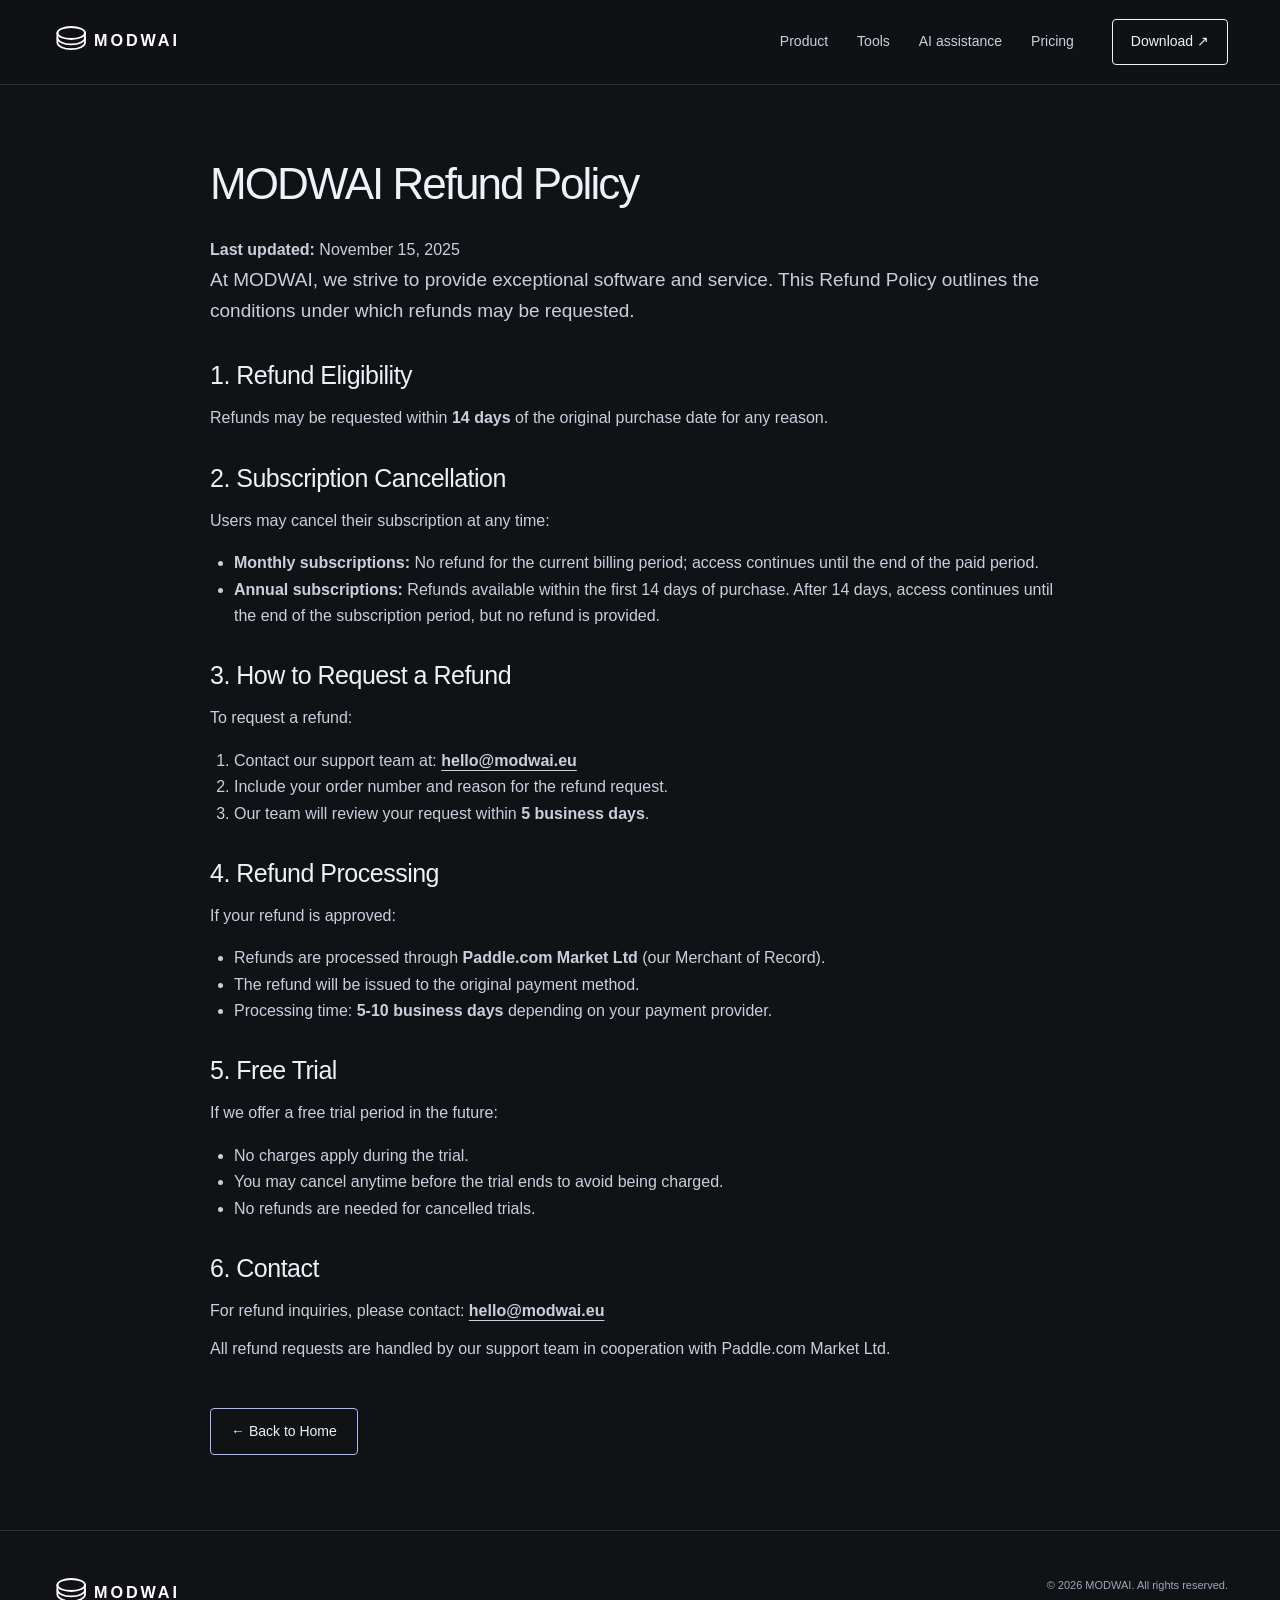
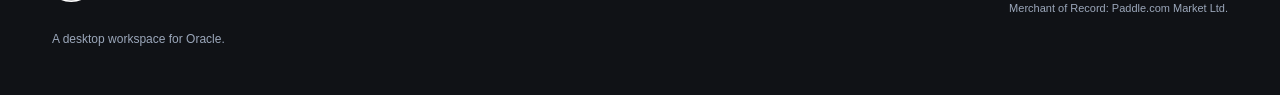
<file: refund-policy.html>
<!DOCTYPE html>
<html lang="en">
<head>
  <!-- Google tag (gtag.js) -->
  <script async src="https://www.googletagmanager.com/gtag/js?id=G-N0R4T850BG"></script>
  <script>
    window.dataLayer = window.dataLayer || [];
    function gtag(){dataLayer.push(arguments);}
    gtag('js', new Date());

    gtag('config', 'G-N0R4T850BG');
  </script>
  
  <meta charset="utf-8">
  <meta name="viewport" content="width=device-width, initial-scale=1">
  <title>Refund Policy | MODWAI</title>
  <meta name="description" content="Read the MODWAI refund policy, including refund eligibility, subscription cancellation and how to contact support about a refund request.">
  <meta name="theme-color" content="#101216">
  <meta name="color-scheme" content="dark">
  <link rel="canonical" href="https://www.modwai.eu/refund-policy.html">
  <link rel="stylesheet" href="styles.css">
  <link rel="icon" href="assets/favicon.svg" type="image/svg+xml">
</head>
<body>
  <header class="site-header">
    <div class="container header-layout">
      <a class="logo" href="index.html">
        <img src="assets/modwai-logo.svg" alt="MODWAI logo">
      </a>
      <nav class="site-nav" id="primary-navigation" data-nav aria-label="Main navigation">
        <a href="index.html#features">Product</a>
        <a href="index.html#capabilities">Tools</a>
        <a href="index.html#ai">AI assistance</a>
        <a href="index.html#pricing">Pricing</a>
      </nav>
      <a class="nav-cta" href="index.html#download">Download ↗</a>
      <button class="nav-toggle" data-nav-toggle aria-controls="primary-navigation" aria-expanded="false">
        <span class="nav-toggle-bar"></span>
        <span class="nav-toggle-bar"></span>
        <span class="nav-toggle-bar"></span>
        <span class="sr-only">Toggle navigation</span>
      </button>
    </div>
  </header>

  <main class="legal-page">
    <div class="container legal-content">
      <h1>MODWAI Refund Policy</h1>
      
      <p class="legal-date"><strong>Last updated:</strong> November 15, 2025</p>
      
      <p class="legal-intro">At MODWAI, we strive to provide exceptional software and service. This Refund Policy outlines the conditions under which refunds may be requested.</p>

      <section class="legal-section">
        <h2>1. Refund Eligibility</h2>
        <p>Refunds may be requested within <strong>14 days</strong> of the original purchase date for any reason.</p>
      </section>

      <section class="legal-section">
        <h2>2. Subscription Cancellation</h2>
        <p>Users may cancel their subscription at any time:</p>
        <ul>
          <li><strong>Monthly subscriptions:</strong> No refund for the current billing period; access continues until the end of the paid period.</li>
          <li><strong>Annual subscriptions:</strong> Refunds available within the first 14 days of purchase. After 14 days, access continues until the end of the subscription period, but no refund is provided.</li>
        </ul>
      </section>

      <section class="legal-section">
        <h2>3. How to Request a Refund</h2>
        <p>To request a refund:</p>
        <ol>
          <li>Contact our support team at: <strong><a href="mailto:hello@modwai.eu">hello@modwai.eu</a></strong></li>
          <li>Include your order number and reason for the refund request.</li>
          <li>Our team will review your request within <strong>5 business days</strong>.</li>
        </ol>
      </section>

      <section class="legal-section">
        <h2>4. Refund Processing</h2>
        <p>If your refund is approved:</p>
        <ul>
          <li>Refunds are processed through <strong>Paddle.com Market Ltd</strong> (our Merchant of Record).</li>
          <li>The refund will be issued to the original payment method.</li>
          <li>Processing time: <strong>5-10 business days</strong> depending on your payment provider.</li>
        </ul>
      </section>

      <section class="legal-section">
        <h2>5. Free Trial</h2>
        <p>If we offer a free trial period in the future:</p>
        <ul>
          <li>No charges apply during the trial.</li>
          <li>You may cancel anytime before the trial ends to avoid being charged.</li>
          <li>No refunds are needed for cancelled trials.</li>
        </ul>
      </section>

      <section class="legal-section">
        <h2>6. Contact</h2>
        <p>For refund inquiries, please contact: <strong><a href="mailto:hello@modwai.eu">hello@modwai.eu</a></strong></p>
        <p>All refund requests are handled by our support team in cooperation with Paddle.com Market Ltd.</p>
      </section>

      <div class="legal-back">
        <a href="index.html" class="ghost-button">← Back to Home</a>
      </div>
    </div>
  </main>

  <footer class="site-footer">
    <div class="container footer-layout">
      <div>
        <span class="logo">
          <img src="assets/modwai-logo.svg" alt="MODWAI logo">
        </span>
        <p>A desktop workspace for Oracle.</p>
      </div>
      <div class="footer-meta">
        <span>&copy; <span id="current-year"></span> MODWAI. All rights reserved.</span>
        <span>Merchant of Record: Paddle.com Market Ltd.</span>
      </div>
    </div>
  </footer>

  <script src="app.js" defer></script>
</body>
</html>
</file>
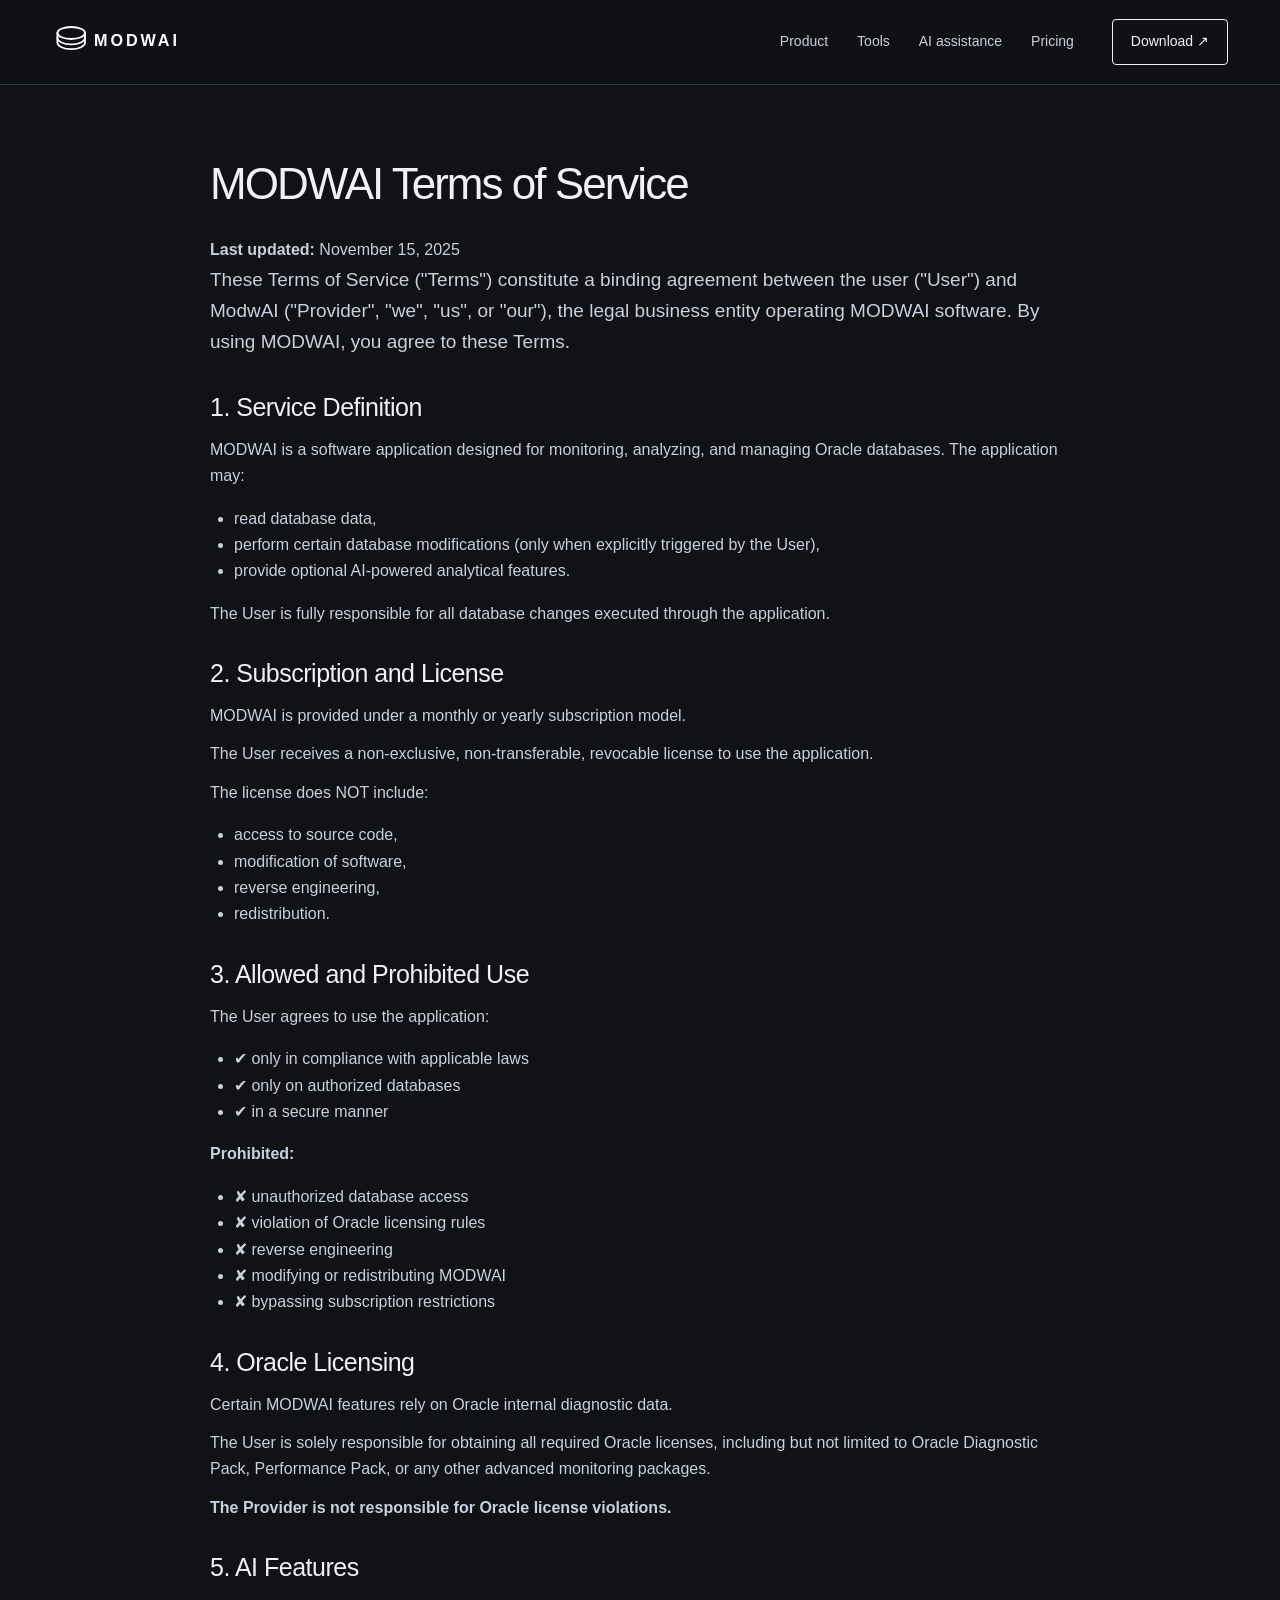
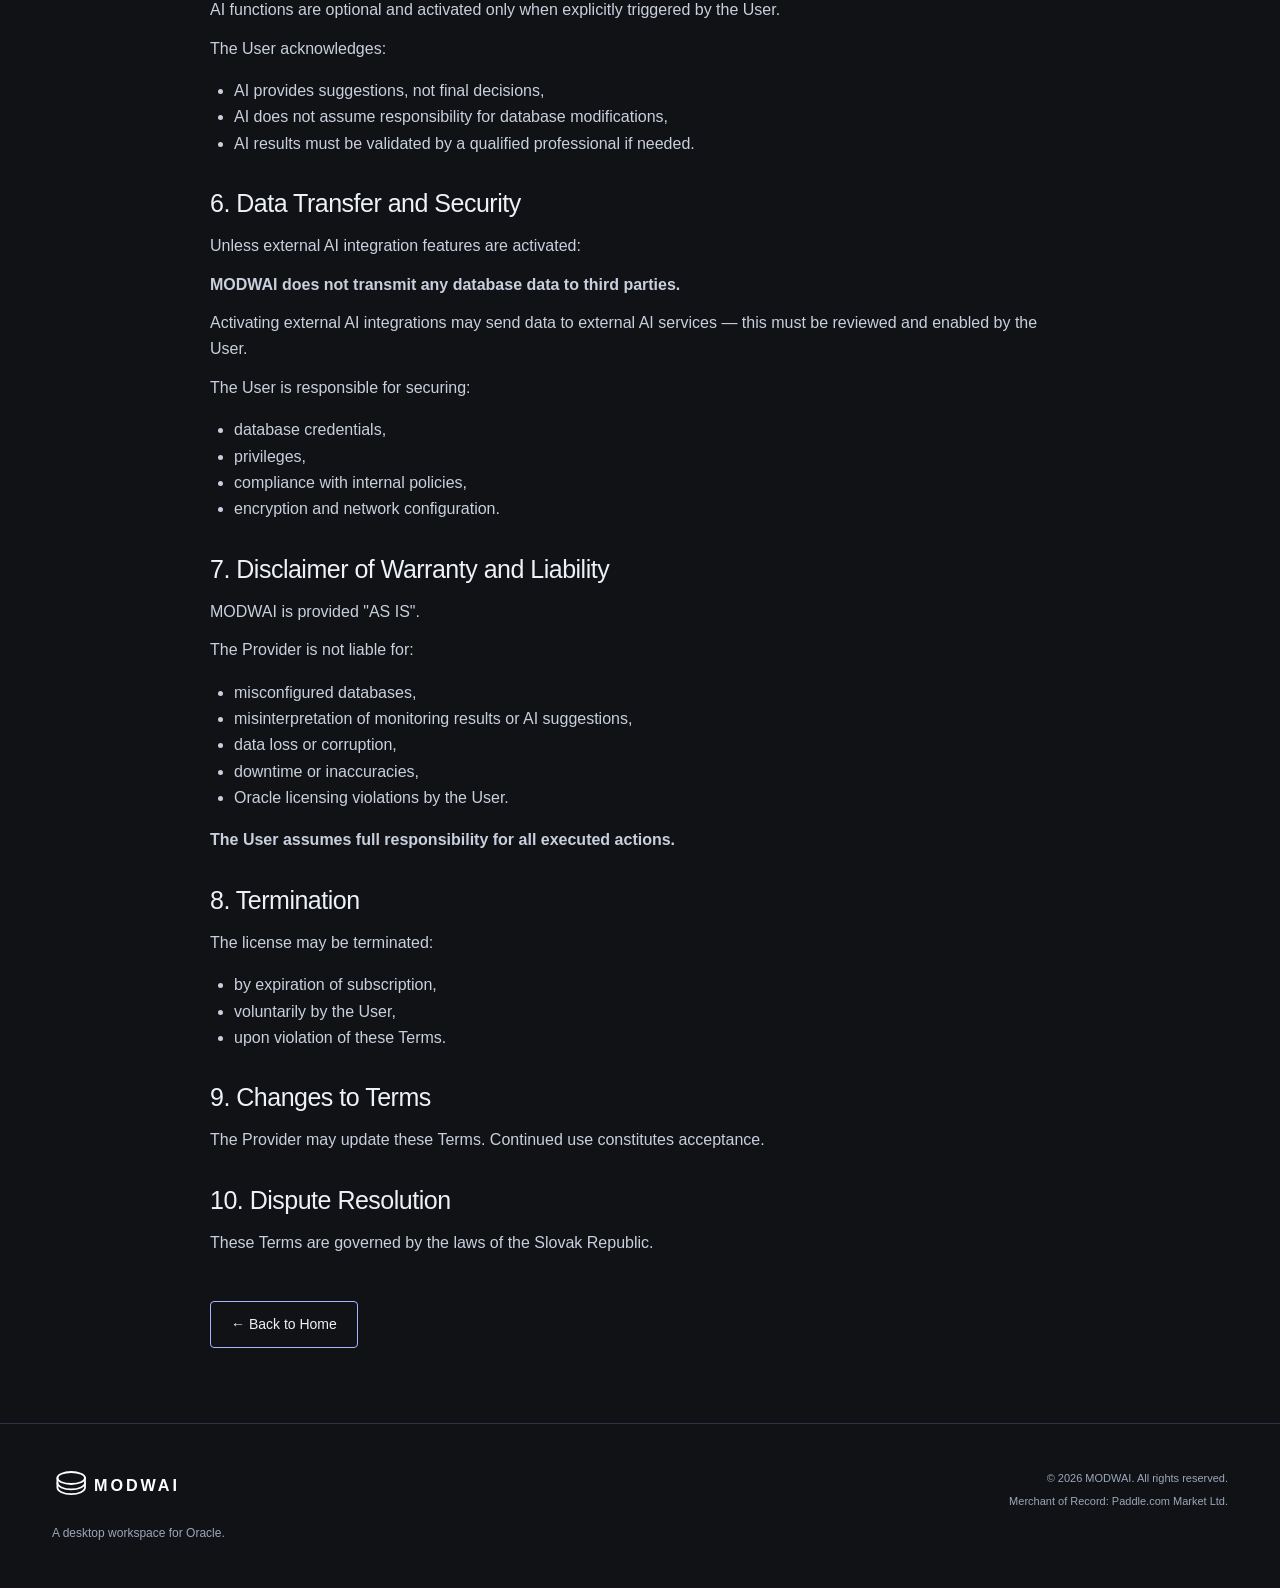
<file: terms-of-service.html>
<!DOCTYPE html>
<html lang="en">
<head>
  <!-- Google tag (gtag.js) -->
  <script async src="https://www.googletagmanager.com/gtag/js?id=G-N0R4T850BG"></script>
  <script>
    window.dataLayer = window.dataLayer || [];
    function gtag(){dataLayer.push(arguments);}
    gtag('js', new Date());

    gtag('config', 'G-N0R4T850BG');
  </script>
  
  <meta charset="utf-8">
  <meta name="viewport" content="width=device-width, initial-scale=1">
  <title>Terms of Service | MODWAI</title>
  <meta name="description" content="Read the MODWAI terms of service covering the Oracle database application, subscription and licence, acceptable use and user responsibilities.">
  <meta name="theme-color" content="#101216">
  <meta name="color-scheme" content="dark">
  <link rel="canonical" href="https://www.modwai.eu/terms-of-service.html">
  <link rel="stylesheet" href="styles.css">
  <link rel="icon" href="assets/favicon.svg" type="image/svg+xml">
</head>
<body>
  <header class="site-header">
    <div class="container header-layout">
      <a class="logo" href="index.html">
        <img src="assets/modwai-logo.svg" alt="MODWAI logo">
      </a>
      <nav class="site-nav" id="primary-navigation" data-nav aria-label="Main navigation">
        <a href="index.html#features">Product</a>
        <a href="index.html#capabilities">Tools</a>
        <a href="index.html#ai">AI assistance</a>
        <a href="index.html#pricing">Pricing</a>
      </nav>
      <a class="nav-cta" href="index.html#download">Download ↗</a>
      <button class="nav-toggle" data-nav-toggle aria-controls="primary-navigation" aria-expanded="false">
        <span class="nav-toggle-bar"></span>
        <span class="nav-toggle-bar"></span>
        <span class="nav-toggle-bar"></span>
        <span class="sr-only">Toggle navigation</span>
      </button>
    </div>
  </header>

  <main class="legal-page">
    <div class="container legal-content">
      <h1>MODWAI Terms of Service</h1>
      
      <p class="legal-date"><strong>Last updated:</strong> November 15, 2025</p>
      
      <p class="legal-intro">These Terms of Service ("Terms") constitute a binding agreement between the user ("User") and ModwAI ("Provider", "we", "us", or "our"), the legal business entity operating MODWAI software. By using MODWAI, you agree to these Terms.</p>

      <section class="legal-section">
        <h2>1. Service Definition</h2>
        <p>MODWAI is a software application designed for monitoring, analyzing, and managing Oracle databases. The application may:</p>
        <ul>
          <li>read database data,</li>
          <li>perform certain database modifications (only when explicitly triggered by the User),</li>
          <li>provide optional AI-powered analytical features.</li>
        </ul>
        <p>The User is fully responsible for all database changes executed through the application.</p>
      </section>

      <section class="legal-section">
        <h2>2. Subscription and License</h2>
        <p>MODWAI is provided under a monthly or yearly subscription model.</p>
        <p>The User receives a non-exclusive, non-transferable, revocable license to use the application.</p>
        <p>The license does NOT include:</p>
        <ul>
          <li>access to source code,</li>
          <li>modification of software,</li>
          <li>reverse engineering,</li>
          <li>redistribution.</li>
        </ul>
      </section>

      <section class="legal-section">
        <h2>3. Allowed and Prohibited Use</h2>
        <p>The User agrees to use the application:</p>
        <ul class="legal-allowed">
          <li>✔ only in compliance with applicable laws</li>
          <li>✔ only on authorized databases</li>
          <li>✔ in a secure manner</li>
        </ul>
        <p><strong>Prohibited:</strong></p>
        <ul class="legal-prohibited">
          <li>✘ unauthorized database access</li>
          <li>✘ violation of Oracle licensing rules</li>
          <li>✘ reverse engineering</li>
          <li>✘ modifying or redistributing MODWAI</li>
          <li>✘ bypassing subscription restrictions</li>
        </ul>
      </section>

      <section class="legal-section">
        <h2>4. Oracle Licensing</h2>
        <p>Certain MODWAI features rely on Oracle internal diagnostic data.</p>
        <p>The User is solely responsible for obtaining all required Oracle licenses, including but not limited to Oracle Diagnostic Pack, Performance Pack, or any other advanced monitoring packages.</p>
        <p><strong>The Provider is not responsible for Oracle license violations.</strong></p>
      </section>

      <section class="legal-section">
        <h2>5. AI Features</h2>
        <p>AI functions are optional and activated only when explicitly triggered by the User.</p>
        <p>The User acknowledges:</p>
        <ul>
          <li>AI provides suggestions, not final decisions,</li>
          <li>AI does not assume responsibility for database modifications,</li>
          <li>AI results must be validated by a qualified professional if needed.</li>
        </ul>
      </section>

      <section class="legal-section">
        <h2>6. Data Transfer and Security</h2>
        <p>Unless external AI integration features are activated:</p>
        <p><strong>MODWAI does not transmit any database data to third parties.</strong></p>
        <p>Activating external AI integrations may send data to external AI services — this must be reviewed and enabled by the User.</p>
        <p>The User is responsible for securing:</p>
        <ul>
          <li>database credentials,</li>
          <li>privileges,</li>
          <li>compliance with internal policies,</li>
          <li>encryption and network configuration.</li>
        </ul>
      </section>

      <section class="legal-section">
        <h2>7. Disclaimer of Warranty and Liability</h2>
        <p>MODWAI is provided "AS IS".</p>
        <p>The Provider is not liable for:</p>
        <ul>
          <li>misconfigured databases,</li>
          <li>misinterpretation of monitoring results or AI suggestions,</li>
          <li>data loss or corruption,</li>
          <li>downtime or inaccuracies,</li>
          <li>Oracle licensing violations by the User.</li>
        </ul>
        <p><strong>The User assumes full responsibility for all executed actions.</strong></p>
      </section>

      <section class="legal-section">
        <h2>8. Termination</h2>
        <p>The license may be terminated:</p>
        <ul>
          <li>by expiration of subscription,</li>
          <li>voluntarily by the User,</li>
          <li>upon violation of these Terms.</li>
        </ul>
      </section>

      <section class="legal-section">
        <h2>9. Changes to Terms</h2>
        <p>The Provider may update these Terms. Continued use constitutes acceptance.</p>
      </section>

      <section class="legal-section">
        <h2>10. Dispute Resolution</h2>
        <p>These Terms are governed by the laws of the Slovak Republic.</p>
      </section>

      <div class="legal-back">
        <a href="index.html" class="ghost-button">← Back to Home</a>
      </div>
    </div>
  </main>

  <footer class="site-footer">
    <div class="container footer-layout">
      <div>
        <span class="logo">
          <img src="assets/modwai-logo.svg" alt="MODWAI logo">
        </span>
        <p>A desktop workspace for Oracle.</p>
      </div>
      <div class="footer-meta">
        <span>&copy; <span id="current-year"></span> MODWAI. All rights reserved.</span>
        <span>Merchant of Record: Paddle.com Market Ltd.</span>
      </div>
    </div>
  </footer>

  <script src="app.js" defer></script>
</body>
</html>
</file>
<file: styles.css>
/* MODWAI — graphite surfaces, clear typography and a restrained blue accent. */
:root {
  color-scheme: dark;
  --page: #101216;
  --surface: #171b23;
  --surface-raised: #1d2330;
  --heading: #eef1f8;
  --text: #c9d0dd;
  --muted: #9ba7ba;
  --line: #2d3544;
  --accent: #a6b6ff;
  --accent-soft: #222d4c;
  --accent-hover: #c4ceff;
  --on-accent: #121a30;
  --showcase: #171d2b;
  --radius: 8px;
  --sans: -apple-system, BlinkMacSystemFont, "Segoe UI", Helvetica, Arial, sans-serif;
  --mono: "SFMono-Regular", Consolas, "Liberation Mono", monospace;
}
* { box-sizing: border-box; }
html { scroll-behavior: smooth; scroll-padding-top: 100px; }
body { margin: 0; background: var(--page); color: var(--text); font: 16px/1.65 var(--sans); -webkit-font-smoothing: antialiased; }
button, input { font: inherit; }
button, a { -webkit-tap-highlight-color: transparent; }
a { color: inherit; text-underline-offset: 4px; }
a:hover { color: var(--accent); }
img { display: block; max-width: 100%; height: auto; }
button { cursor: pointer; }
button:disabled { cursor: default; }
:focus-visible { outline: 3px solid var(--accent-hover); outline-offset: 5px; }
[hidden] { display: none !important; }
::selection { background: var(--accent-soft); color: var(--heading); }
h1, h2, h3, h4, p, figure { margin: 0; }
h1, h2, h3, h4 { color: var(--heading); font-weight: 500; }
h1, h2 { letter-spacing: -0.045em; line-height: 1.12; }
h2 { font-size: clamp(32px, 3.5vw, 46px); }
h3 { font-size: 22px; line-height: 1.3; letter-spacing: -0.025em; }
em { font-family: Georgia, "Times New Roman", serif; font-weight: 400; }
.container { width: min(1240px, calc(100% - 104px)); margin-inline: auto; }
.sr-only { position: absolute; width: 1px; height: 1px; padding: 0; overflow: hidden; clip: rect(0,0,0,0); white-space: nowrap; border: 0; }
.skip-link { position: fixed; top: 10px; left: 16px; z-index: 100; padding: 12px 20px; background: var(--accent); color: var(--on-accent); transform: translateY(-160%); }
.skip-link:focus { transform: none; }
.site-header { position: sticky; top: 0; z-index: 20; border-bottom: 1px solid var(--line); background: rgba(16,18,22,.95); backdrop-filter: blur(14px); }
.header-layout { min-height: 84px; display: flex; align-items: center; gap: 38px; }
.logo { display: inline-block; flex-shrink: 0; }
.logo img { width: 168px; filter: brightness(0) invert(1); }
.site-nav { display: flex; align-items: center; gap: 29px; margin-left: auto; }
.site-nav a { color: var(--text); font-size: 14px; text-decoration: none; }
.site-nav a:hover { color: var(--accent); text-decoration: underline; }
.nav-cta { padding: 10px 18px; display: inline-flex; gap: 25px; align-items: center; border: 1px solid var(--heading); border-radius: 4px; font-size: 14px; color: var(--heading); text-decoration: none; }
.nav-cta:hover { background: var(--accent); color: var(--on-accent); }
.nav-toggle { display: none; height: 44px; width: 44px; padding: 11px; border: 1px solid var(--line); background: transparent; border-radius: 4px; }
.nav-toggle-bar { display: block; height: 1px; background: var(--heading); margin: 6px 0; }
.eyebrow { display: block; font: 11px/1.5 var(--mono); letter-spacing: .12em; text-transform: uppercase; color: var(--accent); }
.status-mark { display: inline-block; width: 7px; height: 7px; background: var(--accent); border-radius: 50%; margin: 0 9px 1px 0; }
.hero { padding-top: 65px; }
.hero-grid { display: grid; grid-template-columns: 1.25fr 1fr; gap: 60px; align-items: start; margin-top: 24px; margin-bottom: 55px; }
h1 { font-size: clamp(50px, 5.6vw, 78px); line-height: 1.075; }
h1 em { color: var(--accent); }
.hero-copy { padding-top: 4px; max-width: 460px; }
.hero-lede { font-size: 21px; line-height: 1.5; letter-spacing: -.02em; color: var(--heading); margin-bottom: 14px; }
.hero-copy > p:not(.hero-lede):not(.platform-note) { font-size: 15px; color: var(--muted); }
.hero-actions { display: flex; align-items: center; gap: 24px; flex-wrap: wrap; margin-top: 25px; }
.cta-button, .ghost-button { min-height: 47px; display: inline-flex; justify-content: center; align-items: center; gap: 30px; padding: 11px 20px; border: 1px solid var(--accent); border-radius: 4px; background: var(--accent); color: var(--on-accent); font-size: 14px; font-weight: 500; text-decoration: none; transition: background .15s, color .15s; }
.cta-button:hover { background: var(--accent-hover); border-color: var(--accent-hover); color: var(--on-accent); }
.ghost-button { background: transparent; color: var(--heading); }
.ghost-button:hover { background: var(--accent-soft); }
.text-link { display: inline-flex; align-items: center; gap: 14px; font-size: 13px; font-weight: 500; text-decoration: none; }
.text-link:hover { text-decoration: underline; }
.platform-note { font: 11px/1.5 var(--mono); margin-top: 20px; color: var(--muted); }
.platform-note span { margin: 0 9px; color: var(--muted); }
.workspace-gallery { scroll-margin-top: 110px; }
.gallery-heading { display: flex; justify-content: space-between; align-items: center; gap: 20px; margin-bottom: 15px; }
.gallery-heading .eyebrow { color: var(--muted); }
.gallery-controls { display: none; flex-wrap: wrap; gap: 4px; }
.is-enhanced .gallery-controls { display: flex; }
.gallery-controls button { background: transparent; color: var(--muted); border: 1px solid transparent; border-radius: 4px; padding: 7px 13px; font-size: 12px; }
.gallery-controls button:hover { color: var(--heading); background: var(--accent-soft); }
.gallery-controls button[aria-pressed="true"] { color: var(--heading); border-color: #52628f; background: var(--accent-soft); }
.workspace-panel { padding: 12px 12px 0; border: 1px solid #35415b; background: var(--showcase); color: var(--text); border-radius: var(--radius); overflow: hidden; }
.workspace-panel + .workspace-panel { margin-top: 20px; }
.is-enhanced .workspace-panel { margin-top: 0; }
.workspace-description { display: grid; grid-template-columns: 1fr 1.25fr auto; gap: 32px; align-items: center; }
.workspace-number { display: block; font: 10px/1.5 var(--mono); color: var(--accent); letter-spacing: .065em; margin-bottom: 8px; }
.workspace-description h2 { font-size: 26px; line-height: 1.2; letter-spacing: -.035em; color: var(--heading); margin: 0; }
.workspace-description p { font-size: 13px; color: var(--muted); line-height: 1.8; }
.screenshot-link { padding: 10px 0; font-size: 12px; color: var(--accent); text-decoration: none; white-space: nowrap; }
.screenshot-link:hover { color: white; text-decoration: underline; }
.workspace-image { display: block; background: #202226; border-radius: 5px; overflow: hidden; box-shadow: 0 8px 24px #00000040; cursor: zoom-in; }
.workspace-image img { display: block; width: 100%; height: auto; }
.workspace-panel figcaption { padding: 26px 18px 18px; }
.workspace-note { border-top: 1px solid var(--line); font-size: 11px; line-height: 1.6; color: var(--muted); padding-top: 14px; margin-top: 20px; }
.product-strip { display: flex; align-items: center; justify-content: space-between; flex-wrap: wrap; gap: 15px; font: 10px/1.5 var(--mono); color: var(--muted); padding: 24px 0; border-bottom: 1px solid var(--line); }
.product-strip span + span::before { content: '+'; color: var(--accent); margin-right: 28px; }
.section { padding: 100px 0; }
.section-heading { display: grid; grid-template-columns: 1.3fr 1fr; gap: 70px; align-items: end; margin-bottom: 48px; }
.section-heading .eyebrow { margin-bottom: 20px; }
.section-intro { font-size: 16px; line-height: 1.8; max-width: 435px; color: var(--muted); }
.feature-grid { display: grid; grid-template-columns: repeat(3, minmax(0, 1fr)); border-top: 1px solid var(--line); }
.feature-card { padding: 30px 30px 30px 0; border-bottom: 1px solid var(--line); }
.feature-card:nth-child(3n+2), .feature-card:nth-child(3n+3) { padding-left: 30px; border-left: 1px solid var(--line); }
.feature-index { display: block; font: 11px/1.5 var(--mono); color: var(--accent); margin-bottom: 24px; }
.feature-card h3 { font-size: 21px; margin-bottom: 15px; }
.feature-card p { font-size: 14px; line-height: 1.85; color: var(--muted); }
.feature-detail { display: block; margin-top: 22px; font: 10px/1.65 var(--mono); color: var(--accent); }
.section-note { margin-top: 23px; font-size: 12px; color: var(--muted); }
.section-note span { margin-right: 8px; color: var(--accent); }
.tools-section { padding-top: 0; }
.tool-list { border-top: 1px solid var(--line); }
.tool-row { display: grid; grid-template-columns: 1fr 1.55fr 145px; gap: 36px; padding: 31px 0; border-bottom: 1px solid var(--line); align-items: start; }
.tool-name { display: flex; align-items: center; gap: 18px; }
.tool-name h3 { font-size: 19px; }
.tool-symbol { width: 36px; flex-shrink: 0; height: 36px; border: 1px solid #46516a; border-radius: 50%; color: var(--accent); display: grid; place-items: center; font-size: 21px; }
.tool-row p { font-size: 14px; }
.tool-row .tool-boundary { margin-top: 10px; font-size: 12px; color: var(--muted); }
.tool-label { font: 10px/1.6 var(--mono); color: var(--accent); text-align: right; padding-top: 7px; }
.ai-section { background: var(--showcase); color: var(--text); border-block: 1px solid var(--line); }
.ai-section h2, .ai-section h3 { color: var(--heading); }
.ai-section h2 em { color: var(--accent); }
.ai-section .eyebrow { color: var(--accent); }
.ai-section .section-intro { color: var(--text); }
.ai-restraint { font-size: 13px; margin-top: 16px; color: var(--muted); }
.ai-options { display: grid; grid-template-columns: repeat(3, minmax(0,1fr)); border-top: 1px solid var(--line); border-bottom: 1px solid var(--line); }
.ai-options article { padding: 29px 34px 31px 0; }
.ai-options article + article { border-left: 1px solid var(--line); padding-left: 34px; }
.option-number { font: 11px var(--mono); color: var(--accent); }
.ai-options h3 { margin: 25px 0 14px; }
.ai-options p { font-size: 14px; line-height: 1.8; color: var(--muted); }
.ai-data-note { display: grid; grid-template-columns: 1fr 2fr; gap: 35px; padding-top: 28px; }
.ai-data-note p { font-size: 12px; line-height: 1.8; color: var(--muted); }
.download-section { background: #141820; }
.download-grid { display: grid; grid-template-columns: repeat(3,minmax(0,1fr)); gap: 20px; }
.download-card { position: relative; background: var(--surface); border: 1px solid var(--line); padding: 28px; border-radius: var(--radius); }
.download-card.is-recommended { border-color: #6f86d7; box-shadow: 0 0 0 1px #6f86d7; }
.download-card.is-recommended h3::after { content: 'Your platform'; display: inline-block; vertical-align: middle; margin-left: 12px; font: 9px/1.5 var(--mono); border: 1px solid #52628f; border-radius: 3px; padding: 3px 5px; color: var(--accent); }
.download-top { display: flex; align-items: center; justify-content: space-between; margin-bottom: 27px; }
.download-top svg { width: 30px; height: 30px; fill: none; stroke: var(--heading); stroke-width: 1.4; }
.platform-format { color: var(--muted); font: 11px var(--mono); }
.download-card h3 { font-size: 26px; margin-bottom: 6px; }
.download-card p { font-size: 13px; color: var(--muted); }
.download-button { display: flex; align-items: center; justify-content: space-between; border-top: 1px solid var(--line); padding-top: 20px; margin-top: 30px; font-size: 13px; font-weight: 500; color: var(--heading); text-decoration: none; }
.download-button:hover { text-decoration: underline; }
.download-note { display: block; font-size: 11px; color: var(--muted); margin-top: 14px; }
.download-help { display: grid; grid-template-columns: 1fr 1fr; gap: 40px; align-items: start; margin-top: 25px; }
.download-help > a { justify-self: end; padding-top: 5px; }
.download-help summary { font-size: 13px; }
.download-help details p { font-size: 13px; padding-top: 15px; }
pre { background: var(--surface-raised); padding: 17px; border-radius: 4px; overflow: auto; font-size: 12px; line-height: 1.8; }
summary { cursor: pointer; list-style: none; color: var(--heading); }
summary::-webkit-details-marker { display: none; }
summary::after { content: '+'; float: right; font-family: var(--mono); color: var(--accent); margin-left: 15px; }
details[open] > summary::after { content: '−'; }
.download-help summary { display: inline-block; padding: 4px 0; }
.pricing-grid { display: grid; grid-template-columns: repeat(3,minmax(0,1fr)); gap: 20px; }
.plan-card { display: flex; flex-direction: column; align-items: stretch; border: 1px solid var(--line); border-radius: var(--radius); padding: 28px; background: var(--surface); }
.plan-tier { font: 11px/1.5 var(--mono); letter-spacing: .12em; color: var(--accent); margin-bottom: 22px; }
.plan-card h3 { font-size: 23px; min-height: 60px; }
.plan-description { color: var(--muted); font-size: 13px; min-height: 89px; margin-top: 13px; }
.plan-price { padding: 24px 0; border-block: 1px solid var(--line); margin: 15px 0 22px; }
.plan-amount { display: block; font-size: 21px; line-height: 1.35; color: var(--heading); letter-spacing: -.025em; font-variant-numeric: tabular-nums; }
.plan-billing-copy { display: block; font-size: 11px; color: var(--muted); margin-top: 8px; }
.check-list { list-style: none; padding: 0; margin: 0 0 30px; }
.check-list li { position: relative; padding-left: 22px; margin-bottom: 11px; font-size: 13px; line-height: 1.65; }
.check-list li::before { content: '✓'; color: var(--accent); position: absolute; left: 0; top: 0; }
.checkout-btn { display: flex; justify-content: space-between; align-items: center; gap: 15px; padding: 11px 16px; color: var(--heading); background: transparent; border: 1px solid #4c5872; border-radius: 4px; text-decoration: none; font-size: 13px; margin-top: auto; }
.checkout-btn:hover { background: var(--accent); color: var(--on-accent); border-color: var(--accent); }
.checkout-btn.is-disabled { opacity: .55; cursor: not-allowed; }
.pricing-footnote { max-width: 860px; font-size: 12px; line-height: 1.8; color: var(--muted); margin-top: 25px; }
.faq-section { padding-top: 10px; }
.faq-layout { display: grid; grid-template-columns: 1fr 1.35fr; gap: 80px; }
.faq-layout .eyebrow { margin-bottom: 20px; }
.faq-layout h2 { max-width: 300px; }
.faq-intro { font-size: 14px; color: var(--muted); margin-top: 24px; }
.faq-intro a { color: var(--accent); }
.faq-list { border-top: 1px solid var(--line); }
.faq-list details { border-bottom: 1px solid var(--line); padding: 21px 0; }
.faq-list summary { font-size: 15px; font-weight: 500; padding-right: 4px; }
.faq-list details p { margin-top: 16px; padding-right: 25px; font-size: 14px; color: var(--muted); line-height: 1.8; }
.contact-section { border-top: 1px solid var(--line); background: #191f2c; padding: 54px 0; }
.contact-layout { display: flex; align-items: center; justify-content: space-between; gap: 40px; }
.contact-layout .eyebrow { margin-bottom: 16px; }
.contact-layout h2 { font-size: 31px; }
.contact-layout p:not(.eyebrow) { font-size: 14px; margin-top: 14px; color: var(--muted); }
.contact-layout .cta-button { white-space: nowrap; }
.site-footer { padding: 45px 0; border-top: 1px solid var(--line); }
.footer-layout { display: flex; justify-content: space-between; gap: 40px; }
.footer-layout p { font-size: 12px; color: var(--muted); margin-top: 10px; }
.footer-meta { display: flex; flex-direction: column; align-items: flex-end; gap: 5px; font-size: 11px; color: var(--muted); }
.footer-legal-links { display: flex; flex-wrap: wrap; gap: 23px; margin-bottom: 13px; color: var(--heading); }
.footer-legal-links a { text-decoration: none; font-size: 12px; }
.footer-legal-links a:hover { text-decoration: underline; }
/* Shared document and checkout pages. */
.legal-page { padding: 75px 0; }
.legal-content { max-width: 860px; }
.legal-content h1 { font-size: 44px; margin-bottom: 30px; }
.legal-intro { font-size: 19px; color: var(--text); margin-bottom: 35px; }
.legal-section { margin: 32px 0; }
.legal-section h2 { font-size: 25px; margin-bottom: 16px; letter-spacing: -.02em; }
.legal-section h3 { font-size: 20px; margin: 24px 0 12px; }
.legal-section p { margin: 12px 0; }
.legal-section ul, .legal-section ol { padding-left: 24px; }
.legal-back { margin-top: 45px; }
.success-body { min-height: 100vh; display: grid; place-items: center; padding: 30px; }
.success-card { width: min(680px, 100%); border: 1px solid var(--line); border-radius: 12px; padding: 50px; background: var(--surface); }
.success-card h1 { font-size: 48px; margin: 30px 0 20px; }
.success-card p { margin: 16px 0; }
.success-actions { display: flex; flex-wrap: wrap; gap: 14px; margin-top: 30px; }
@media (min-width: 1600px) { .hero { padding-top: 80px; } }
@media (max-width: 1100px) {
  .container { width: calc(100% - 64px); }
  .header-layout { gap: 22px; }
  .site-nav { gap: 20px; }
  .hero-grid { gap: 35px; }
  h1 { font-size: 62px; }
  .hero-lede { font-size: 19px; }
  .hero-actions { gap: 18px; }
  .workspace-description { gap: 24px; }
  .workspace-description h2 { font-size: 24px; }
  .workspace-description p { font-size: 12px; }
  .product-strip span + span::before { margin-right: 12px; }
  .section-heading { gap: 45px; }
  .tool-row { grid-template-columns: 1fr 1.65fr; gap: 26px; }
  .tool-label { display: none; }
  .download-card, .plan-card { padding: 22px; }
  .plan-card h3 { font-size: 21px; }
  .faq-layout { gap: 50px; }
}
@media (max-width: 800px) {
  html { scroll-padding-top: 85px; }
  .header-layout { min-height: 72px; gap: 15px; flex-wrap: wrap; }
  .logo img { width: 145px; }
  .nav-toggle.is-enhanced { display: block; }
  .nav-cta { margin-left: auto; }
  .site-nav { display: none; position: absolute; inset: 71px 0 auto; background: var(--page); padding: 15px 32px 25px; border-bottom: 1px solid var(--line); box-shadow: 0 12px 16px #00000033; }
  .site-nav.is-open { display: flex; flex-direction: column; align-items: stretch; gap: 0; }
  .site-nav:not(.is-enhanced) { display: flex; position: static; flex-basis: 100%; order: 3; flex-wrap: wrap; gap: 8px 24px; padding: 0 0 12px; box-shadow: none; border: none; }
  .site-nav:not(.is-enhanced) a { padding: 5px 0; }
  .site-nav a { padding: 12px 0; }
  .hero { padding-top: 45px; }
  .hero-grid { grid-template-columns: 1fr; gap: 25px; margin-bottom: 40px; }
  h1 { font-size: 64px; }
  .hero-copy { max-width: 580px; }
  .hero-lede { max-width: 550px; }
  .gallery-heading { flex-wrap: wrap; gap: 12px; }
  .workspace-description { grid-template-columns: 1fr 1fr; gap: 14px 25px; }
  .screenshot-link { grid-column: 1/-1; justify-self: start; }
  .workspace-panel figcaption { padding: 22px 12px 16px; }
  .product-strip { display: grid; grid-template-columns: 1fr 1fr; gap: 13px; }
  .product-strip span + span::before { content: none; }
  .section { padding: 70px 0; }
  .section-heading { grid-template-columns: 1fr; gap: 23px; margin-bottom: 35px; }
  .section-intro { max-width: 560px; }
  .feature-grid { grid-template-columns: repeat(2,minmax(0,1fr)); }
  .feature-card:nth-child(n) { padding: 25px 25px 25px 0; border-left: none; }
  .feature-card:nth-child(2n) { padding-left: 25px; padding-right: 0; border-left: 1px solid var(--line); }
  .feature-card h3 { font-size: 20px; }
  .tools-section { padding-top: 0; }
  .tool-row { grid-template-columns: 1fr; gap: 15px; }
  .tool-row > div + div { padding-left: 54px; }
  .ai-options article { padding-right: 20px; }
  .ai-options article + article { padding-left: 20px; }
  .ai-options h3 { font-size: 19px; }
  .ai-data-note { grid-template-columns: 1fr; gap: 13px; }
  .download-grid, .pricing-grid { grid-template-columns: 1fr; }
  .download-card { padding: 26px; }
  .download-top { margin-bottom: 20px; }
  .download-button { margin-top: 20px; }
  .download-help { grid-template-columns: 1fr; gap: 15px; }
  .download-help > a { justify-self: start; }
  .plan-card { padding: 28px; }
  .plan-card h3, .plan-description { min-height: auto; }
  .plan-description { margin-bottom: 12px; }
  .plan-price { margin-top: 10px; }
  .faq-section { padding-top: 0; }
  .faq-layout { grid-template-columns: 1fr; gap: 35px; }
  .faq-layout h2 { max-width: none; }
  .contact-layout { flex-direction: column; align-items: flex-start; gap: 25px; }
  .footer-layout { flex-direction: column; gap: 27px; }
  .footer-meta { align-items: flex-start; }
}
@media (max-width: 480px) {
  .container { width: calc(100% - 40px); }
  .header-layout { gap: 10px; }
  .logo img { width: 128px; }
  .nav-cta { font-size: 12px; gap: 12px; padding: 8px 12px; }
  .nav-toggle { width: 40px; height: 40px; }
  .hero { padding-top: 35px; }
  h1 { font-size: 49px; }
  .hero-grid { margin-top: 20px; gap: 23px; }
  .hero-lede { font-size: 19px; }
  .hero-copy > p:not(.hero-lede):not(.platform-note) { font-size: 14px; }
  .hero-actions { gap: 18px; }
  .hero-actions .text-link { font-size: 12px; }
  .cta-button { gap: 22px; }
  .eyebrow { font-size: 10px; }
  .gallery-controls { gap: 3px; width: 100%; }
  .gallery-controls button { font-size: 11px; padding: 10px 9px; flex: 1 1 calc(50% - 3px); }
  .workspace-panel { padding: 6px 6px 0; }
  .workspace-description { grid-template-columns: 1fr; gap: 12px; }
  .workspace-description h2 { font-size: 24px; }
  .workspace-description p { font-size: 12px; }
  .workspace-note { font-size: 10px; margin-top: 12px; }
  .product-strip { font-size: 9px; }
  .section { padding: 58px 0; }
  .section-heading .eyebrow { margin-bottom: 15px; }
  .section-intro { font-size: 14px; }
  .feature-grid { grid-template-columns: 1fr; }
  .feature-card:nth-child(n) { border-left: none; padding: 26px 0; }
  .feature-index { margin-bottom: 14px; }
  .feature-card h3 { font-size: 22px; }
  .feature-detail { margin-top: 15px; }
  .tools-section { padding-top: 0; }
  .tool-row { gap: 17px; }
  .tool-row > div + div { padding-left: 0; }
  .ai-options { grid-template-columns: 1fr; }
  .ai-options article, .ai-options article + article { padding: 24px 0; border-left: none; }
  .ai-options article + article { border-top: 1px solid var(--line); }
  .ai-options h3 { margin-top: 14px; font-size: 22px; }
  .faq-section { padding-top: 0; }
  .faq-list summary { font-size: 14px; display: flex; justify-content: space-between; align-items: start; }
  .contact-layout h2 { font-size: 29px; }
  .legal-content h1 { font-size: 34px; }
  .legal-page { padding-top: 45px; }
  .success-body { padding: 20px; }
  .success-card { padding: 28px; }
  .success-card h1 { font-size: 40px; }
}
@media (prefers-reduced-motion: reduce) {
  html { scroll-behavior: auto; }
  *, *::before, *::after { animation-duration: .01ms !important; transition-duration: .01ms !important; }
}
</file>
